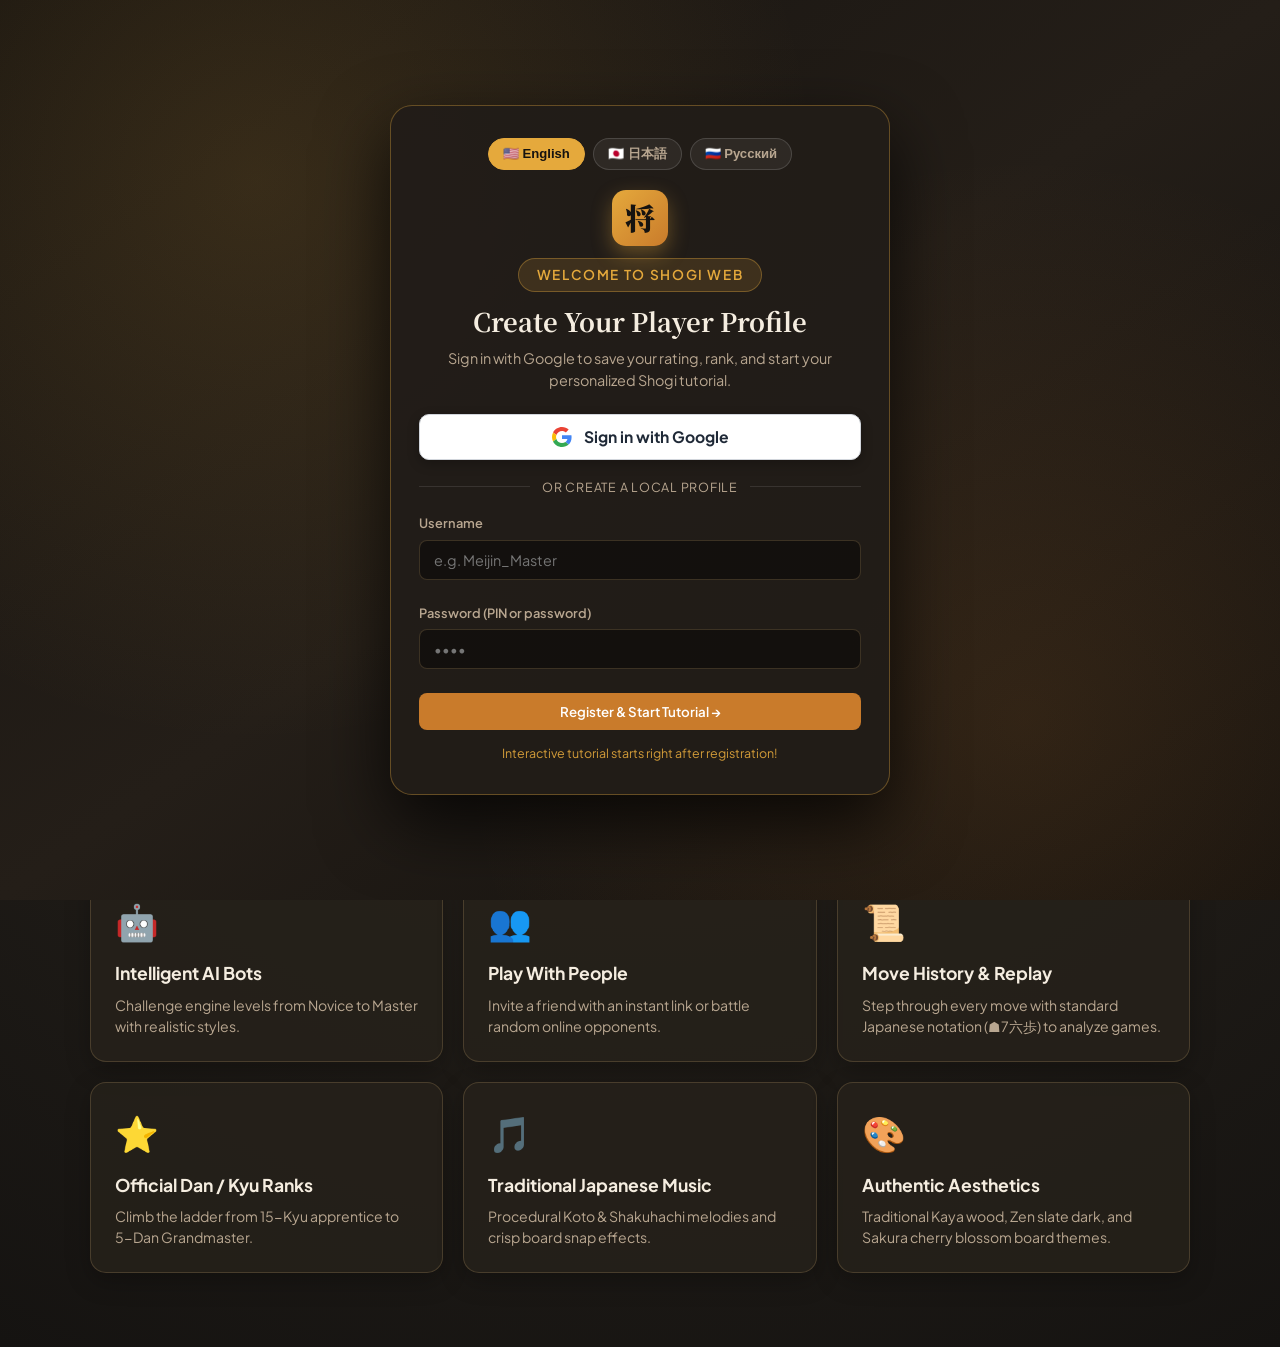
<file: index.html>
<!DOCTYPE html>
<html lang="en">
<head>
  <meta charset="UTF-8">
  <meta name="viewport" content="width=device-width, initial-scale=1.0">
  <title>Shogi Web - Play Japanese Chess (将棋)</title>
  <meta name="description" content="Play traditional Japanese chess (Shogi) online against intelligent AI or friends, solve Tsumeshogi mating puzzles, and learn complete rules.">
  
  <!-- Google Fonts for authentic typography -->
  <link rel="preconnect" href="https://fonts.googleapis.com">
  <link rel="preconnect" href="https://fonts.gstatic.com" crossorigin>
  <link href="https://fonts.googleapis.com/css2?family=Cinzel:wght@600;700&family=Noto+Serif+JP:wght@400;600;700;900&family=Plus+Jakarta+Sans:wght@400;500;600;700&display=swap" rel="stylesheet">

  <link rel="stylesheet" href="css/styles.css">
  <link rel="stylesheet" href="css/board.css">
  <link rel="stylesheet" href="css/pieces.css">
  <link rel="stylesheet" href="css/modal.css">
</head>
<body class="theme-kaya">
  <div class="app-container">
    <!-- Header / Navbar -->
    <header class="app-header">
      <div class="brand">
        <div class="brand-crest">将</div>
        <div class="brand-text">
          <h1>SHOGI WEB <span class="japanese-title">将棋</span></h1>
          <p class="tagline">The Art & Strategy of Japanese Chess</p>
        </div>
      </div>

      <!-- Mode Tabs -->
      <nav class="nav-tabs">
        <button class="nav-tab-btn active" data-mode="ai">
          <span class="tab-icon">🤖</span>
          <span class="tab-label">Play vs AI</span>
        </button>
        <button class="nav-tab-btn" data-mode="pvp">
          <span class="tab-icon">👥</span>
          <span class="tab-label">Pass & Play</span>
        </button>
        <button class="nav-tab-btn" data-mode="puzzle">
          <span class="tab-icon">🧩</span>
          <span class="tab-label">Tsumeshogi</span>
        </button>
        <button class="nav-tab-btn" data-mode="tutorial">
          <span class="tab-icon">📖</span>
          <span class="tab-label">Academy</span>
        </button>
      </nav>

      <!-- Quick Action Controls -->
      <div class="header-controls">
        <button id="home-nav-btn" class="btn btn-secondary btn-sm" title="Home / ホーム">🏠 <span data-i18n="btnHome">Home</span></button>
        <button id="lang-toggle-btn" class="btn btn-secondary btn-sm" title="Change Language / 言語切替 / Язык">🌐 EN / 日本語 / RU</button>
        <button id="bgm-toggle-btn" class="btn btn-secondary btn-sm" title="Toggle Japanese Traditional Music (BGM)">🎵 BGM</button>
        <button id="bgm-next-btn" class="btn btn-secondary btn-sm" title="Switch Japanese Song / 曲切替" data-i18n="btnNextSong">⏭ Track</button>
        <button id="mute-toggle-btn" class="btn btn-secondary btn-sm" title="Toggle Sound Effects">🔊 SFX</button>
        <button id="flip-board-btn" class="btn btn-secondary btn-sm" title="Flip Board Perspective">🔄 Flip</button>
        <button id="history-open-btn" class="btn btn-secondary btn-sm" title="Past Games" data-i18n="btnPastGames">📜 Past Games</button>
        <button id="settings-open-btn" class="btn btn-secondary btn-sm" title="Settings / 設定">⚙️ Settings</button>
        <button id="account-open-btn" class="btn btn-primary btn-sm" title="Account & Rating / アカウント">👤 <span id="header-user-label">Account</span></button>
      </div>
    </header>

    <!-- Main Workspace -->
    <main class="main-content">
      <!-- 1. LANDING / MAIN HOME PAGE -->
      <section id="landing-view" class="landing-view">
        <div class="landing-hero-card">
          <div class="hero-watermark">将</div>
          <div class="hero-badge" data-i18n="heroBadge">Traditional Japanese Chess</div>
          <h1 class="hero-main-title">
            <span class="hero-kanji">将棋</span>
            <span class="hero-en" data-i18n="heroTitle">MASTER THE ART OF SHOGI</span>
          </h1>
          <p class="hero-tagline" data-i18n="heroTagline">
            Drop captured pieces back into battle. Outsmart your opponent in the ultimate strategy game.
          </p>

          <!-- User Quick Status -->
          <div id="landing-user-badge" class="landing-user-badge">
            <div class="user-badge-left">
              <span class="user-badge-avatar">👤</span>
              <span id="landing-user-text" class="user-badge-text">Welcome, Guest! Create an account to track ratings.</span>
            </div>
            <button id="landing-account-btn" class="btn btn-xs btn-outline">Profile / Sign In</button>
          </div>

          <!-- Major "START GAME" Hero Call-To-Action -->
          <div class="hero-cta-wrapper">
            <button id="hero-start-btn" class="btn-hero-primary">
              <span class="btn-icon">⚔️</span>
              <span class="btn-primary-text" data-i18n="heroStartGame">Start Game</span>
              <span class="btn-subtext">Play vs AI or Person (対局開始)</span>
            </button>
          </div>

          <!-- Secondary Mode Navigation -->
          <div class="hero-subnav">
            <button id="hero-puzzles-btn" class="btn btn-secondary btn-md">
              <span>🧩</span> <span data-i18n="heroPuzzles">Tsumeshogi Puzzles</span>
            </button>
            <button id="hero-academy-btn" class="btn btn-secondary btn-md">
              <span>📖</span> <span data-i18n="heroAcademy">Learn Shogi Rules</span>
            </button>
            <button id="hero-history-btn" class="btn btn-secondary btn-md">
              <span>📜</span> <span data-i18n="btnPastGames">Past Games</span>
            </button>
            <button id="hero-settings-btn" class="btn btn-secondary btn-md">
              <span>⚙️</span> <span data-i18n="settingsTitle">Game Settings</span>
            </button>
          </div>
        </div>

        <!-- Highlights / Features Showcase Grid -->
        <div class="landing-features">
          <h3 class="features-heading" data-i18n="heroFeaturesTitle">Why Play Shogi Web</h3>
          <div class="features-grid">
            <div class="feature-card">
              <div class="feature-icon">🤖</div>
              <h4 data-i18n="featAiTitle">Intelligent AI Bots</h4>
              <p data-i18n="featAiDesc">Challenge engine levels from Novice to Master with realistic styles.</p>
            </div>
            <div class="feature-card">
              <div class="feature-icon">👥</div>
              <h4 data-i18n="featPvpTitle">Play With People</h4>
              <p data-i18n="featPvpDesc">Invite a friend with an instant link or battle random online opponents.</p>
            </div>
            <div class="feature-card">
              <div class="feature-icon">📜</div>
              <h4 data-i18n="historyReplayTitle">Move History & Replay</h4>
              <p>Step through every move with standard Japanese notation (☗7六歩) to analyze games.</p>
            </div>
            <div class="feature-card">
              <div class="feature-icon">⭐</div>
              <h4 data-i18n="featRatingTitle">Official Dan / Kyu Ranks</h4>
              <p data-i18n="featRatingDesc">Climb the ladder from 15-Kyu apprentice to 5-Dan Grandmaster.</p>
            </div>
            <div class="feature-card">
              <div class="feature-icon">🎵</div>
              <h4 data-i18n="featAudioTitle">Traditional Japanese Music</h4>
              <p data-i18n="featAudioDesc">Procedural Koto & Shakuhachi melodies and crisp board snap effects.</p>
            </div>
            <div class="feature-card">
              <div class="feature-icon">🎨</div>
              <h4>Authentic Aesthetics</h4>
              <p>Traditional Kaya wood, Zen slate dark, and Sakura cherry blossom board themes.</p>
            </div>
          </div>
        </div>
      </section>

      <!-- 2. GAME VIEW (ARENA + SIDEBAR DASHBOARD) -->
      <div id="game-view" class="game-view hidden">
        <!-- Game Arena (Board + Komadai Stands OR Animated Tutorial Stage) -->
        <section class="game-arena">
          <!-- Animated Tutorial Mode Switcher (only shown in tutorial mode) -->
          <div id="tutorial-mode-bar" class="tutorial-mode-bar hidden">
            <button type="button" id="tut-tab-anim" class="tut-mode-pill active" data-i18n="tabWatchAnim">🎬 Watch Animation</button>
            <button type="button" id="tut-tab-board" class="tut-mode-pill" data-i18n="tabPracticeBoard">♟️ Practice 9×9 Board</button>
          </div>

          <!-- High-Quality Animated Tutorial Theater -->
          <div id="tutorial-stage-card" class="tutorial-stage-card hidden">
            <div id="tutorial-animator-mount"></div>
          </div>

          <!-- Gote (White / Top) Player Banner & Stand -->
          <div class="player-panel gote-panel">
            <div class="player-identity">
              <div class="player-avatar gote-avatar">☖</div>
              <div class="player-info">
                <span class="player-role">Gote (後手 / White)</span>
                <span id="gote-player-name" class="player-name">AI Opponent</span>
              </div>
              <div class="player-clock" id="gote-clock">10:00</div>
            </div>
            <div class="komadai-wrapper">
              <div class="komadai-label">Komadai (Stand)</div>
              <div id="gote-hand" class="komadai-stand"></div>
            </div>
          </div>

          <!-- The Shogi Board Stage -->
          <div class="board-stage">
            <!-- AI Thinking Overlay Indicator -->
            <div id="ai-thinking-indicator" class="ai-thinking-pill">
              <span class="spinner-dot"></span>
              <span>AI is contemplating move...</span>
            </div>

            <div class="board-frame">
              <!-- 9x9 Shogi Grid Rendered Here -->
              <div id="shogi-board" class="shogi-board"></div>
            </div>
          </div>

          <!-- Sente (Black / Bottom) Player Banner & Stand -->
          <div class="player-panel sente-panel">
            <div class="player-identity">
              <div class="player-avatar sente-avatar">☗</div>
              <div class="player-info">
                <span class="player-role">Sente (先手 / Black)</span>
                <span id="sente-player-name" class="player-name">Player 1</span>
              </div>
              <div class="player-clock" id="sente-clock">10:00</div>
            </div>
            <div class="komadai-wrapper">
              <div class="komadai-label">Komadai (Stand)</div>
              <div id="sente-hand" class="komadai-stand"></div>
            </div>
          </div>
        </section>

        <!-- Right Dashboard / Sidebar -->
        <aside class="sidebar-dashboard">
          <!-- Game Status Announcement -->
          <div id="game-status-banner" class="status-card">
            <div class="status-turn">Loading Shogi Engine...</div>
          </div>

          <!-- Post-Game Move Analysis Card -->
          <div id="analysis-summary-card" class="config-card hidden">
            <h3 class="card-title"><span data-i18n="analysisTitle">Game Review & Move Analysis</span></h3>
            <div id="analysis-accuracy-row" class="analysis-accuracy-row"></div>
            <div id="analysis-counts-grid" class="analysis-counts-grid"></div>
            <div id="analysis-move-callout" class="analysis-move-callout hidden"></div>
          </div>

          <!-- Dynamic Panels Based on Mode -->
          <!-- 1. Play vs AI Config Panel -->
          <div id="ai-config-panel" class="config-card">
            <h3 class="card-title">Match Settings</h3>
            
            <div class="form-group">
              <label for="ai-difficulty-select">AI Difficulty</label>
              <select id="ai-difficulty-select" class="form-select">
                <option value="novice">Novice (初級) - Gentle & forgiving</option>
                <option value="apprentice">Apprentice (中級) - Good for practice</option>
                <option value="tactician" selected>Tactician (上級) - Sharp & strategic</option>
                <option value="master">Master (有段者) - Deep calculation</option>
              </select>
            </div>

            <div class="form-group">
              <label>Play As</label>
              <div class="side-radio-group">
                <label class="radio-label">
                  <input type="radio" name="player-side" value="sente" checked>
                  <span>☗ Sente (First / Black)</span>
                </label>
                <label class="radio-label">
                  <input type="radio" name="player-side" value="gote">
                  <span>☖ Gote (Second / White)</span>
                </label>
              </div>
            </div>
          </div>

          <!-- 2. Puzzles Panel -->
          <div id="puzzle-panel" class="config-card hidden">
            <div class="puzzle-header">
              <h3 id="puzzle-title" class="card-title">Tsumeshogi Problem</h3>
            </div>
            <p id="puzzle-desc" class="puzzle-description">Find the mating sequence!</p>
            <div id="puzzle-feedback" class="puzzle-feedback-box"></div>
            <div class="puzzle-nav-btns">
              <button id="puzzle-prev-btn" class="btn btn-secondary btn-sm">◀ Prev</button>
              <button id="puzzle-reset-btn" class="btn btn-secondary btn-sm">↺ Retry</button>
              <button id="puzzle-next-btn" class="btn btn-secondary btn-sm">Next ▶</button>
            </div>
          </div>

          <!-- 3. Academy Tutorial Panel -->
          <div id="tutorial-panel" class="config-card hidden">
            <div class="tutorial-header">
              <span id="lesson-badge" class="badge">Basics</span>
              <span id="lesson-page-indicator" class="page-indicator">1 / 6</span>
            </div>
            <h3 id="lesson-title" class="lesson-title">Lesson Title</h3>
            <div id="lesson-content" class="lesson-content-body"></div>
            <div class="tutorial-nav-btns">
              <button id="lesson-prev-btn" class="btn btn-secondary btn-sm" data-i18n="btnPrev">◀ Previous</button>
              <button id="lesson-next-btn" class="btn btn-primary btn-sm" data-i18n="btnNextLesson">Next Lesson ▶</button>
            </div>
            <button id="lesson-finish-btn" class="btn btn-primary btn-block hidden" style="margin-top: 10px;" data-i18n="btnFinishTutorial">⚔️ Finish Tutorial & Play</button>
          </div>

          <!-- Visual Customization & Accessibility -->
          <div class="config-card">
            <h3 class="card-title">Customization & Accessibility</h3>
            
            <div class="form-group">
              <label for="piece-style-select">Piece Inscriptions</label>
              <select id="piece-style-select" class="form-select">
                <option value="kanji2" selected>Traditional (2 Kanji - 王将, 飛車)</option>
                <option value="kanji1">Simplified (1 Kanji - 王, 飛, 竜)</option>
                <option value="guide">Beginner Guide (Dots show moves!)</option>
                <option value="western">International (K, R, +R symbols)</option>
              </select>
            </div>

            <div class="form-group">
              <label for="theme-select">Board & Aesthetic Theme</label>
              <select id="theme-select" class="form-select">
                <option value="kaya" selected>Traditional Kaya Wood (本榧)</option>
                <option value="zen">Zen Slate Dark (玄昌石)</option>
                <option value="sakura">Cherry Blossom Sakura (桜)</option>
              </select>
            </div>
          </div>

          <!-- Action Buttons -->
          <div class="action-btn-row">
            <button id="new-game-btn" class="btn btn-primary">⚔️ New Game</button>
            <button id="undo-btn" class="btn btn-secondary">↩ Take Back</button>
            <button id="resign-btn" class="btn btn-danger">🏳️ Resign</button>
          </div>

          <!-- Move History Log -->
          <div class="history-card">
            <div class="history-header">
              <h4 data-i18n="moveHistory">Move History</h4>
              <div style="display:flex;gap:6px;">
                <button id="analyze-game-btn" class="btn btn-xs btn-primary" data-i18n="btnAnalyzeGame">📊 Analyze Game</button>
                <button id="export-sfen-btn" class="btn btn-xs btn-outline" title="Copy SFEN notation to clipboard">📋 SFEN</button>
              </div>
            </div>
            <ul id="move-log-list" class="move-log-scroll">
              <li class="move-log-empty">No moves recorded yet.</li>
            </ul>
            <!-- Move History Replay Navigation Controls -->
            <div class="history-replay-controls">
              <button id="hist-first-btn" class="btn btn-xs btn-secondary" title="First Move" data-i18n-title="btnFirstMove">⏮</button>
              <button id="hist-prev-btn" class="btn btn-xs btn-secondary" title="Previous Move" data-i18n-title="btnPrevMove">◀</button>
              <span id="hist-step-text" class="hist-step-indicator">Latest</span>
              <button id="hist-next-btn" class="btn btn-xs btn-secondary" title="Next Move" data-i18n-title="btnNextMove">▶</button>
              <button id="hist-latest-btn" class="btn btn-xs btn-primary" title="Latest Move" data-i18n-title="btnLatestMove">⏭ Latest</button>
            </div>
          </div>
        </aside>
      </div>
    </main>

    <!-- Promotion Confirmation Modal -->
    <div id="promo-modal" class="modal-backdrop">
      <div class="modal-card">
        <div class="modal-crest">成</div>
        <h3 class="modal-title" data-i18n="promoTitle">Promote Piece?</h3>
        <p class="modal-subtitle" data-i18n="promoSubtitle">Entering the enemy promotion zone unlocks advanced powers (成る).</p>
        <div class="modal-actions">
          <button id="promo-yes-btn" class="btn btn-primary btn-lg" data-i18n="promoYes">✨ Promote (成る)</button>
          <button id="promo-no-btn" class="btn btn-secondary btn-lg" data-i18n="promoNo">Keep As-Is (不成)</button>
        </div>
      </div>
    </div>

    <!-- Settings Modal -->
    <div id="settings-modal" class="modal-backdrop">
      <div class="modal-card modal-card-wide">
        <div class="modal-header-row">
          <h3 class="modal-title"><span class="modal-icon">⚙️</span> <span data-i18n="settingsTitle">Game Settings</span></h3>
          <button id="settings-close-btn" class="modal-close-btn" title="Close">&times;</button>
        </div>

        <div class="settings-grid">
          <!-- 1. Language Setting -->
          <div class="setting-item">
            <label class="setting-label">
              <span class="setting-name" data-i18n="settingsLanguage">Language</span>
              <span class="setting-desc">Interface & Game Terminology</span>
            </label>
            <div class="setting-control">
              <select id="setting-language-select" class="form-select">
                <option value="en">English (US)</option>
                <option value="ja">日本語 (Japanese)</option>
                <option value="ru">Русский (Russian)</option>
              </select>
            </div>
          </div>

          <!-- 2. Japanese Music (BGM) -->
          <div class="setting-item">
            <label class="setting-label">
              <span class="setting-name" data-i18n="settingsBgm">Traditional Japanese BGM</span>
              <span class="setting-desc" data-i18n="settingsBgmDesc">Procedural Koto & Shakuhachi ambient melodies</span>
            </label>
            <div class="setting-control vertical-control">
              <div class="toggle-row">
                <button id="modal-bgm-toggle-btn" class="btn btn-primary btn-sm">🎵 Play BGM</button>
                <span id="bgm-status-text" class="status-indicator-text">Playing</span>
              </div>
              <div class="volume-slider-row">
                <span class="slider-label" data-i18n="settingsBgmVolume">Music Volume</span>
                <input type="range" id="bgm-volume-slider" min="0" max="1" step="0.05" value="0.4" class="volume-range">
              </div>
              <div class="volume-slider-row" style="margin-top: 6px;">
                <span class="slider-label" data-i18n="settingsSong">Select Music Track</span>
                <select id="modal-bgm-song-select" class="form-select" style="flex: 1;">
                  <option value="sakura_spring">🌸 Sakura Breeze (桜風)</option>
                  <option value="koto_zen">🌙 Moonlit Kaya Garden (月夜)</option>
                  <option value="samurai_duel">🥁 Shogun's Battle (将軍の陣)</option>
                  <option value="misty_temple">🔔 Misty Kyoto Temple (古寺)</option>
                </select>
              </div>
            </div>
          </div>

          <!-- 3. Sound Effects (SFX) -->
          <div class="setting-item">
            <label class="setting-label">
              <span class="setting-name" data-i18n="settingsSfx">Piece Sound Effects</span>
              <span class="setting-desc">Authentic wooden board snap ("Pachi!")</span>
            </label>
            <div class="setting-control">
              <button id="modal-sfx-toggle-btn" class="btn btn-secondary btn-sm">🔊 SFX Enabled</button>
            </div>
          </div>

          <!-- 4. Theme & Appearance -->
          <div class="setting-item">
            <label class="setting-label">
              <span class="setting-name" data-i18n="settingsTheme">Board Theme</span>
              <span class="setting-desc">Visual aesthetics</span>
            </label>
            <div class="setting-control">
              <select id="modal-theme-select" class="form-select">
                <option value="kaya" data-i18n="themeKaya">Traditional Kaya Wood (本榧)</option>
                <option value="zen" data-i18n="themeZen">Zen Slate Dark (玄昌石)</option>
                <option value="sakura" data-i18n="themeSakura">Cherry Blossom Sakura (桜)</option>
              </select>
            </div>
          </div>

          <!-- 5. Piece Inscriptions -->
          <div class="setting-item">
            <label class="setting-label">
              <span class="setting-name" data-i18n="settingsPieceStyle">Piece Inscriptions</span>
              <span class="setting-desc">Symbols and movement guides</span>
            </label>
            <div class="setting-control">
              <select id="modal-piece-style-select" class="form-select">
                <option value="kanji2" data-i18n="pieceKanji2">Traditional (2 Kanji - 王将, 飛車)</option>
                <option value="kanji1" data-i18n="pieceKanji1">Simplified (1 Kanji - 王, 飛, 竜)</option>
                <option value="guide" data-i18n="pieceGuide">Beginner Guide (Dots show moves!)</option>
                <option value="western" data-i18n="pieceWestern">International (K, R, +R symbols)</option>
              </select>
            </div>
          </div>
        </div>

        <div class="modal-footer-actions">
          <button id="settings-done-btn" class="btn btn-primary" data-i18n="btnClose">Close</button>
        </div>
      </div>
    </div>

    <!-- Account & Rating Modal -->
    <div id="account-modal" class="modal-backdrop">
      <div class="modal-card">
        <div class="modal-header-row">
          <h3 class="modal-title"><span class="modal-icon">👤</span> <span data-i18n="accountTitle">Player Account & Rating</span></h3>
          <button id="account-close-btn" class="modal-close-btn" title="Close">&times;</button>
        </div>

        <!-- Logged-in Profile View -->
        <div id="account-profile-view" class="account-profile-view hidden">
          <div class="profile-badge-card">
            <div class="profile-avatar-crest">将</div>
            <div class="profile-main-info">
              <h4 id="profile-username" class="profile-username">Player</h4>
              <div class="profile-rank-tag">
                <span id="profile-rank-badge" class="badge">5-Kyu</span>
                <span id="profile-rank-title" class="rank-name">5級</span>
              </div>
            </div>
          </div>

          <div class="stats-grid">
            <div class="stat-card">
              <div class="stat-value" id="profile-rating">1200</div>
              <div class="stat-label" data-i18n="accountRating">Rating (ELO)</div>
            </div>
            <div class="stat-card">
              <div class="stat-value" id="profile-winrate">0%</div>
              <div class="stat-label" data-i18n="accountWinrate">Win Rate</div>
            </div>
            <div class="stat-card">
              <div class="stat-value"><span id="profile-wins">0</span>W - <span id="profile-losses">0</span>L</div>
              <div class="stat-label" data-i18n="accountStats">Record</div>
            </div>
          </div>

          <div class="profile-actions">
            <button id="account-switch-btn" class="btn btn-secondary btn-sm" data-i18n="accountSwitch">Switch Account / Logout</button>
            <button id="account-continue-btn" class="btn btn-primary btn-sm">▶ Play Game</button>
          </div>
        </div>

        <!-- Authentication Form (Sign In / Register) -->
        <div id="account-auth-view" class="account-auth-view">
          <p id="account-notice-text" class="account-notice" data-i18n="accountRequireNotice">
            Please create an account or sign in to track your rating and rank!
          </p>

          <div class="auth-tabs">
            <button id="tab-auth-register" class="auth-tab-btn active" data-i18n="accountCreate">Create Account</button>
            <button id="tab-auth-login" class="auth-tab-btn" data-i18n="accountLogin">Sign In</button>
          </div>

          <form id="account-form" class="auth-form" onsubmit="return false;">
            <div class="form-group">
              <label for="auth-username" data-i18n="accountUsername">Username</label>
              <input type="text" id="auth-username" class="form-input" placeholder="e.g. Meijin_Master" required minlength="2">
            </div>

            <div class="form-group">
              <label for="auth-password" data-i18n="accountPassword">Password / PIN</label>
              <input type="password" id="auth-password" class="form-input" placeholder="Enter password or 4-digit PIN" required>
            </div>

            <div id="auth-error-msg" class="auth-error hidden"></div>

            <button type="submit" id="auth-submit-btn" class="btn btn-primary btn-block" data-i18n="accountSubmitCreate">Create Account & Play</button>
          </form>
        </div>
      </div>
    </div>

    <!-- Game History Archive Modal -->
    <div id="history-modal" class="modal-backdrop">
      <div class="modal-card modal-card-wide">
        <div class="modal-header-row">
          <h3 class="modal-title"><span class="modal-icon">📜</span> <span data-i18n="historyModalTitle">History of Played Games</span></h3>
          <button id="history-close-btn" class="modal-close-btn" title="Close">&times;</button>
        </div>
        <div id="history-list-container" class="history-list-container"></div>
      </div>
    </div>

    <!-- Match Setup & Mode Selection Modal -->
    <div id="match-setup-modal" class="modal-backdrop">
      <div class="modal-card modal-card-wide match-setup-card">
        <div class="modal-header-row">
          <h3 class="modal-title"><span class="modal-icon">⚔️</span> <span data-i18n="setupTitle">Start Match</span></h3>
          <button id="setup-close-btn" class="modal-close-btn" title="Close">&times;</button>
        </div>

        <!-- Step 1: Opponent Choice (Robot vs Person) -->
        <div id="setup-step-1" class="setup-step">
          <p class="setup-prompt" data-i18n="chooseOpponent">Who do you want to play against?</p>
          <div class="opponent-choice-grid">
            <div id="choice-robot-btn" class="opponent-choice-card">
              <div class="opponent-avatar">🤖</div>
              <h4 data-i18n="optRobot">Play Against Robot</h4>
              <p data-i18n="optRobotDesc">Challenge an intelligent computer AI with customizable difficulty.</p>
              <div class="choice-footer">
                <span class="choice-arrow">Configure AI ▶</span>
              </div>
            </div>
            <div id="choice-person-btn" class="opponent-choice-card">
              <div class="opponent-avatar">👥</div>
              <h4 data-i18n="optPerson">Play Against Person</h4>
              <p data-i18n="optPersonDesc">Invite a friend or match with a random player near your skill level.</p>
              <div class="choice-footer">
                <span class="choice-arrow">Choose Match Mode ▶</span>
              </div>
            </div>
          </div>
        </div>

        <!-- Step 2A: Robot Configuration -->
        <div id="setup-step-robot" class="setup-step hidden">
          <div class="step-nav-header">
            <button id="robot-back-btn" class="btn btn-secondary btn-sm" data-i18n="btnBack">◀ Back</button>
            <h4 data-i18n="setupRobotTitle">Configure Robot Match</h4>
          </div>

          <div class="setup-section">
            <label class="setup-label" data-i18n="selectDifficulty">Select AI Difficulty Level</label>
            <div class="difficulty-cards-grid">
              <div class="difficulty-card" data-diff="novice">
                <div class="diff-header">
                  <span class="diff-icon">🐣</span>
                  <strong data-i18n="diffNoviceName">Novice (初級)</strong>
                </div>
                <p data-i18n="diffNoviceDesc">~1000 ELO · Gentle play, great for beginners</p>
              </div>
              <div class="difficulty-card" data-diff="apprentice">
                <div class="diff-header">
                  <span class="diff-icon">⚔️</span>
                  <strong data-i18n="diffApprenticeName">Apprentice (中級)</strong>
                </div>
                <p data-i18n="diffApprenticeDesc">~1250 ELO · Solid tactical play and defense</p>
              </div>
              <div class="difficulty-card selected" data-diff="tactician">
                <div class="diff-header">
                  <span class="diff-icon">🏯</span>
                  <strong data-i18n="diffTacticianName">Tactician (上級)</strong>
                </div>
                <p data-i18n="diffTacticianDesc">~1500 ELO · Sharp attacks & tricky drop threats</p>
              </div>
              <div class="difficulty-card" data-diff="master">
                <div class="diff-header">
                  <span class="diff-icon">👑</span>
                  <strong data-i18n="diffMasterName">Master (有段者)</strong>
                </div>
                <p data-i18n="diffMasterDesc">~1750 ELO · Deep minimax search & ruthless calculation</p>
              </div>
            </div>
          </div>

          <div class="setup-section">
            <label class="setup-label" data-i18n="selectSide">Choose Your Side</label>
            <div class="side-picker-row">
              <label class="side-pill">
                <input type="radio" name="setup-player-side" value="sente" checked>
                <span class="pill-body">☗ Sente (First / Black)</span>
              </label>
              <label class="side-pill">
                <input type="radio" name="setup-player-side" value="random">
                <span class="pill-body">🎲 Random Side</span>
              </label>
              <label class="side-pill">
                <input type="radio" name="setup-player-side" value="gote">
                <span class="pill-body">☖ Gote (Second / White)</span>
              </label>
            </div>
          </div>

          <div class="setup-actions">
            <button id="start-robot-game-btn" class="btn btn-primary btn-lg btn-block" data-i18n="btnStartRobotMatch">
              ⚔️ Start Match Against Robot
            </button>
          </div>
        </div>

        <!-- Step 2B: Person Configuration -->
        <div id="setup-step-person" class="setup-step hidden">
          <div class="step-nav-header">
            <button id="person-back-btn" class="btn btn-secondary btn-sm" data-i18n="btnBack">◀ Back</button>
            <h4 data-i18n="setupPersonTitle">Play Against a Person</h4>
          </div>

          <div class="person-options-grid">
            <!-- Option 1: Invite Friend / Pass & Play -->
            <div class="person-option-card">
              <div class="opt-badge">Option 1</div>
              <h4 data-i18n="optInviteFriend">Invite a Friend / Pass & Play</h4>
              <p data-i18n="optInviteFriendDesc">Play on the same screen (hotseat) or copy an instant match link to share.</p>

              <div class="invite-link-box">
                <label data-i18n="roomLinkTitle">Shareable Match Link:</label>
                <div class="link-input-group">
                  <input type="text" id="friend-room-link-input" readonly class="form-input text-xs" value="">
                  <button id="copy-room-link-btn" class="btn btn-secondary btn-sm" data-i18n="btnCopyLink">📋 Copy Link</button>
                </div>
                <span id="copy-success-msg" class="copy-success hidden" data-i18n="linkCopied">Copied to clipboard!</span>
              </div>

              <button id="start-friend-btn" class="btn btn-primary btn-block" data-i18n="btnStartFriendMatch">
                ▶ Start Friend Match (Pass & Play)
              </button>
            </div>

            <!-- Option 2: Random Matchmaking -->
            <div class="person-option-card">
              <div class="opt-badge">Option 2</div>
              <h4 data-i18n="optRandomOpponent">Play Against Random Opponent</h4>
              <p data-i18n="optRandomOpponentDesc">Instantly find a player matched to your rating in the queue.</p>
              <div class="player-queue-status">
                <div class="queue-dot"></div>
                <span>Online Queue Active · Rating Based Matching</span>
              </div>
              <button id="find-random-btn" class="btn btn-primary btn-block" data-i18n="btnFindRandomOpponent">
                🔍 Find Random Opponent
              </button>
            </div>
          </div>
        </div>

        <!-- Step 2C: Matchmaking Radar Screen -->
        <div id="setup-step-radar" class="setup-step hidden">
          <div class="radar-container">
            <div class="radar-pulse-ring ring-1"></div>
            <div class="radar-pulse-ring ring-2"></div>
            <div class="radar-pulse-ring ring-3"></div>
            <div class="radar-center-icon">将</div>
          </div>

          <div id="radar-status-text" class="radar-status-text" data-i18n="radarSearching">
            Searching for opponent near your rating...
          </div>
          <p id="radar-subtext" class="radar-subtext" data-i18n="radarScanning">
            Scanning active Shogi rooms...
          </p>

          <!-- Opponent Match Found Card -->
          <div id="match-found-card" class="match-found-card hidden">
            <div class="vs-badge">VS</div>
            <div class="found-players-row">
              <div class="found-player">
                <div class="avatar sente-avatar">☗</div>
                <strong id="found-p1-name">You</strong>
                <span id="found-p1-rating" class="text-xs text-muted">1200 ELO</span>
              </div>
              <div class="vs-separator">⚡</div>
              <div class="found-player">
                <div class="avatar gote-avatar">☖</div>
                <strong id="found-p2-name">Takeshi_81</strong>
                <span id="found-p2-rating" class="text-xs text-muted">1220 ELO</span>
              </div>
            </div>
            <div id="found-countdown" class="found-countdown" data-i18n="radarStarting">Starting match in 2 seconds...</div>
          </div>

          <div class="radar-actions">
            <button id="cancel-radar-btn" class="btn btn-secondary btn-sm" data-i18n="btnCancelSearch">Cancel Search</button>
          </div>
        </div>
      </div>
    </div>

    <!-- First-Time Visitor Registration & Google Sign-In Gate -->
    <div id="onboarding-gate" class="onboarding-overlay hidden">
      <div class="onboarding-card">
        <!-- Language Selection Bar -->
        <div class="onboard-lang-bar">
          <button type="button" class="onboard-lang-btn active" data-lang="en">🇺🇸 English</button>
          <button type="button" class="onboard-lang-btn" data-lang="ja">🇯🇵 日本語</button>
          <button type="button" class="onboard-lang-btn" data-lang="ru">🇷🇺 Русский</button>
        </div>

        <div class="onboard-crest">将</div>
        <div class="hero-badge" data-i18n="onboardBadge" style="margin-bottom: 10px;">Welcome to Shogi Web</div>
        <h2 class="onboard-title" data-i18n="onboardTitle">Create Your Player Profile</h2>
        <p class="onboard-subtitle" data-i18n="onboardSubtitle">
          Sign in with Google to save your rating, rank, and start your personalized Shogi tutorial.
        </p>

        <!-- Official-Styled Sign in with Google Button -->
        <button type="button" id="onboard-google-btn" class="btn-google-signin">
          <svg width="20" height="20" viewBox="0 0 48 48" aria-hidden="true">
            <path fill="#EA4335" d="M24 9.5c3.54 0 6.71 1.22 9.21 3.6l6.85-6.85C35.9 2.38 30.47 0 24 0 14.62 0 6.51 5.38 2.56 13.22l7.98 6.19C12.43 13.72 17.74 9.5 24 9.5z"/>
            <path fill="#4285F4" d="M46.98 24.55c0-1.57-.15-3.09-.38-4.55H24v9.02h12.94c-.58 2.96-2.26 5.48-4.78 7.18l7.73 6c4.51-4.18 7.09-10.36 7.09-17.65z"/>
            <path fill="#FBBC05" d="M10.53 28.59c-.48-1.45-.76-2.99-.76-4.59s.27-3.14.76-4.59l-7.98-6.19C.92 16.46 0 20.12 0 24c0 3.88.92 7.54 2.56 10.78l7.97-6.19z"/>
            <path fill="#34A853" d="M24 48c6.48 0 11.93-2.13 15.89-5.81l-7.73-6c-2.15 1.45-4.92 2.3-8.16 2.3-6.26 0-11.57-4.22-13.47-9.91l-7.98 6.19C6.51 42.62 14.62 48 24 48z"/>
          </svg>
          <span data-i18n="onboardGoogleBtn">Sign in with Google</span>
        </button>

        <div class="onboard-divider"><span data-i18n="onboardOr">or create a local profile</span></div>

        <form id="onboard-local-form" class="onboard-form" onsubmit="return false;">
          <div class="form-group">
            <label for="onboard-username" data-i18n="accountUsername">Username</label>
            <input type="text" id="onboard-username" class="form-input" placeholder="e.g. Meijin_Master" required minlength="2">
          </div>
          <div class="form-group">
            <label for="onboard-password" data-i18n="accountPassword">Password / PIN</label>
            <input type="password" id="onboard-password" class="form-input" placeholder="••••" required minlength="2">
          </div>
          <div id="onboard-error-msg" class="auth-error hidden"></div>
          <button type="submit" class="btn btn-primary btn-block" data-i18n="onboardStartTutorial">
            Register & Start Tutorial →
          </button>
        </form>

        <p class="onboard-tutorial-note" data-i18n="onboardTutorialPrompt">
          Interactive tutorial starts right after registration!
        </p>
      </div>
    </div>

    <!-- Google Sign-In & Profile Creation Modal -->
    <div id="google-signin-modal" class="modal-backdrop" style="z-index: 2100;">
      <div class="modal-card">
        <div class="modal-header-row">
          <h3 class="modal-title">
            <svg width="20" height="20" viewBox="0 0 48 48" aria-hidden="true">
              <path fill="#EA4335" d="M24 9.5c3.54 0 6.71 1.22 9.21 3.6l6.85-6.85C35.9 2.38 30.47 0 24 0 14.62 0 6.51 5.38 2.56 13.22l7.98 6.19C12.43 13.72 17.74 9.5 24 9.5z"/>
              <path fill="#4285F4" d="M46.98 24.55c0-1.57-.15-3.09-.38-4.55H24v9.02h12.94c-.58 2.96-2.26 5.48-4.78 7.18l7.73 6c4.51-4.18 7.09-10.36 7.09-17.65z"/>
              <path fill="#FBBC05" d="M10.53 28.59c-.48-1.45-.76-2.99-.76-4.59s.27-3.14.76-4.59l-7.98-6.19C.92 16.46 0 20.12 0 24c0 3.88.92 7.54 2.56 10.78l7.97-6.19z"/>
              <path fill="#34A853" d="M24 48c6.48 0 11.93-2.13 15.89-5.81l-7.73-6c-2.15 1.45-4.92 2.3-8.16 2.3-6.26 0-11.57-4.22-13.47-9.91l-7.98 6.19C6.51 42.62 14.62 48 24 48z"/>
            </svg>
            <span data-i18n="onboardGoogleModalTitle">Sign in with Google</span>
          </h3>
          <button id="google-modal-close-btn" class="modal-close-btn" title="Close">&times;</button>
        </div>
        <p class="modal-subtitle" data-i18n="onboardGoogleModalSub" style="margin-bottom: 16px;">
          Enter your Google account details to create your Shogi profile
        </p>
        <form id="google-profile-form" class="onboard-form" onsubmit="return false;">
          <div class="form-group">
            <label for="google-email-input" data-i18n="onboardEmailLabel">Google Email</label>
            <input type="email" id="google-email-input" class="form-input" placeholder="name@gmail.com" required>
          </div>
          <div class="form-group">
            <label for="google-name-input" data-i18n="onboardNameLabel">Display Name</label>
            <input type="text" id="google-name-input" class="form-input" placeholder="Your Player Name" required minlength="2">
          </div>
          <div class="form-group">
            <label data-i18n="onboardAvatarLabel">Choose Your Crest</label>
            <div class="avatar-picker-row">
              <button type="button" class="avatar-choice-btn selected" data-avatar="将">将</button>
              <button type="button" class="avatar-choice-btn" data-avatar="竜">竜</button>
              <button type="button" class="avatar-choice-btn" data-avatar="王">王</button>
              <button type="button" class="avatar-choice-btn" data-avatar="桜">桜</button>
              <button type="button" class="avatar-choice-btn" data-avatar="飛">飛</button>
            </div>
          </div>
          <div id="google-error-msg" class="auth-error hidden"></div>
          <button type="submit" class="btn btn-primary btn-block" data-i18n="onboardCreateProfileBtn">
            Complete Profile & Start Tutorial →
          </button>
        </form>
      </div>
    </div>
  </div>

  <!-- Application Entry Script (Works seamlessly over both http:// and local file://) -->
  <script src="js/bundle.js"></script>
</body>
</html>
</file>
<file: css/styles.css>
/**
 * Shogi Web - Core Styles & Themes
 */

:root {
  /* Fonts */
  --font-serif: 'Noto Serif JP', 'Cinzel', serif;
  --font-sans: 'Plus Jakarta Sans', -apple-system, BlinkMacSystemFont, sans-serif;

  /* Global Metrics */
  --header-height: 70px;
  --border-radius: 12px;
  --transition-speed: 0.2s;
}

/* Theme 1: Traditional Kaya Wood (Default) */
body.theme-kaya {
  --bg-color: #1e1b18;
  --bg-gradient: radial-gradient(circle at 50% 20%, #2e2820 0%, #151311 100%);
  --panel-bg: rgba(38, 33, 27, 0.85);
  --panel-border: rgba(184, 150, 102, 0.25);
  --board-bg: #e2b069;
  --board-gradient: linear-gradient(135deg, #e9b972 0%, #d89f53 100%);
  --board-border: #6d4b23;
  --board-grid: #54391a;
  --hoshi-color: #3d2710;
  --piece-bg: #f7d59c;
  --piece-border: #8b5a2b;
  --piece-text: #2c1a0a;
  --piece-promoted: #b91c1c;
  --text-main: #f5ede0;
  --text-muted: #b8a690;
  --accent-gold: #e5a93c;
  --accent-primary: #c97b2b;
  --accent-primary-hover: #b86b1d;
  --card-shadow: 0 10px 30px rgba(0, 0, 0, 0.45);
}

/* Theme 2: Zen Slate Dark */
body.theme-zen {
  --bg-color: #0d1117;
  --bg-gradient: radial-gradient(circle at 50% 20%, #161b22 0%, #090d12 100%);
  --panel-bg: rgba(22, 27, 34, 0.88);
  --panel-border: rgba(255, 255, 255, 0.1);
  --board-bg: #21262d;
  --board-gradient: linear-gradient(135deg, #2b313a 0%, #1f242c 100%);
  --board-border: #30363d;
  --board-grid: #484f58;
  --hoshi-color: #8b949e;
  --piece-bg: #30363d;
  --piece-border: #6e7681;
  --piece-text: #f0f6fc;
  --piece-promoted: #f85149;
  --text-main: #f0f6fc;
  --text-muted: #8b949e;
  --accent-gold: #58a6ff;
  --accent-primary: #1f6feb;
  --accent-primary-hover: #388bfd;
  --card-shadow: 0 10px 30px rgba(0, 0, 0, 0.6);
}

/* Theme 3: Cherry Blossom Sakura */
body.theme-sakura {
  --bg-color: #1f161b;
  --bg-gradient: radial-gradient(circle at 50% 20%, #301f28 0%, #140d11 100%);
  --panel-bg: rgba(43, 28, 37, 0.85);
  --panel-border: rgba(244, 114, 182, 0.25);
  --board-bg: #e8c4c4;
  --board-gradient: linear-gradient(135deg, #edd0d0 0%, #dfb5b5 100%);
  --board-border: #754452;
  --board-grid: #5a2e3b;
  --hoshi-color: #441e2a;
  --piece-bg: #fff0f5;
  --piece-border: #a26778;
  --piece-text: #3c1e28;
  --piece-promoted: #db2777;
  --text-main: #fdf2f8;
  --text-muted: #f472b6;
  --accent-gold: #ec4899;
  --accent-primary: #db2777;
  --accent-primary-hover: #be185d;
  --card-shadow: 0 10px 30px rgba(0, 0, 0, 0.5);
}

/* Base Styles */
* {
  box-sizing: border-box;
  margin: 0;
  padding: 0;
}

body {
  font-family: var(--font-sans);
  background: var(--bg-gradient);
  background-color: var(--bg-color);
  color: var(--text-main);
  min-height: 100vh;
  display: flex;
  flex-direction: column;
  line-height: 1.5;
  overflow-x: hidden;
}

.app-container {
  display: flex;
  flex-direction: column;
  min-height: 100vh;
}

/* Header & Navigation */
.app-header {
  height: var(--header-height);
  background: var(--panel-bg);
  backdrop-filter: blur(12px);
  -webkit-backdrop-filter: blur(12px);
  border-bottom: 1px solid var(--panel-border);
  display: flex;
  align-items: center;
  justify-content: space-between;
  padding: 0 24px;
  position: sticky;
  top: 0;
  z-index: 100;
}

.brand {
  display: flex;
  align-items: center;
  gap: 12px;
}

.brand-crest {
  width: 40px;
  height: 40px;
  background: linear-gradient(135deg, var(--accent-gold), var(--accent-primary));
  color: #111;
  font-family: var(--font-serif);
  font-weight: 900;
  font-size: 22px;
  display: flex;
  align-items: center;
  justify-content: center;
  border-radius: 8px;
  box-shadow: 0 4px 12px rgba(0, 0, 0, 0.3);
}

.brand-text h1 {
  font-size: 1.25rem;
  font-weight: 700;
  letter-spacing: 0.05em;
  display: flex;
  align-items: center;
  gap: 8px;
}

.japanese-title {
  font-family: var(--font-serif);
  color: var(--accent-gold);
  font-size: 1.2rem;
}

.tagline {
  font-size: 0.75rem;
  color: var(--text-muted);
}

/* Nav Tabs */
.nav-tabs {
  display: flex;
  background: rgba(0, 0, 0, 0.35);
  border-radius: 30px;
  padding: 4px;
  gap: 4px;
  border: 1px solid rgba(255, 255, 255, 0.08);
}

.nav-tab-btn {
  background: transparent;
  border: none;
  color: var(--text-muted);
  font-family: var(--font-sans);
  font-weight: 600;
  font-size: 0.85rem;
  padding: 6px 14px;
  border-radius: 20px;
  cursor: pointer;
  display: flex;
  align-items: center;
  gap: 6px;
  transition: all var(--transition-speed);
}

.nav-tab-btn:hover {
  color: var(--text-main);
  background: rgba(255, 255, 255, 0.05);
}

.nav-tab-btn.active {
  background: var(--accent-primary);
  color: #fff;
  box-shadow: 0 2px 8px rgba(0, 0, 0, 0.25);
}

.header-controls {
  display: flex;
  gap: 8px;
}

/* Main Content Layout */
.main-content {
  flex: 1;
  display: flex;
  flex-direction: column;
  padding: 24px;
  max-width: 1540px;
  margin: 0 auto;
  width: 100%;
}

.game-view {
  display: grid;
  grid-template-columns: minmax(600px, 1fr) 380px;
  gap: 24px;
  width: 100%;
}

/* Sidebar Dashboard */
.sidebar-dashboard {
  display: flex;
  flex-direction: column;
  gap: 16px;
}

.config-card, .history-card, .status-card {
  background: var(--panel-bg);
  backdrop-filter: blur(10px);
  -webkit-backdrop-filter: blur(10px);
  border: 1px solid var(--panel-border);
  border-radius: var(--border-radius);
  padding: 16px;
  box-shadow: var(--card-shadow);
}

.card-title {
  font-size: 0.95rem;
  font-weight: 700;
  text-transform: uppercase;
  letter-spacing: 0.05em;
  color: var(--accent-gold);
  margin-bottom: 12px;
  display: flex;
  align-items: center;
  justify-content: space-between;
}

/* Form Controls */
.form-group {
  margin-bottom: 12px;
}

.form-group:last-child {
  margin-bottom: 0;
}

.form-group label {
  display: block;
  font-size: 0.8rem;
  font-weight: 600;
  color: var(--text-muted);
  margin-bottom: 6px;
}

.form-select {
  width: 100%;
  padding: 8px 12px;
  background: rgba(0, 0, 0, 0.4);
  border: 1px solid var(--panel-border);
  border-radius: 8px;
  color: var(--text-main);
  font-size: 0.85rem;
  font-family: var(--font-sans);
  outline: none;
  cursor: pointer;
  transition: border-color var(--transition-speed);
}

.form-select:focus {
  border-color: var(--accent-gold);
}

.side-radio-group {
  display: grid;
  grid-template-columns: 1fr 1fr;
  gap: 8px;
}

.radio-label {
  display: flex;
  align-items: center;
  gap: 8px;
  background: rgba(0, 0, 0, 0.3);
  padding: 8px 10px;
  border-radius: 6px;
  font-size: 0.8rem;
  cursor: pointer;
  border: 1px solid transparent;
  transition: border-color var(--transition-speed);
}

.radio-label:hover {
  border-color: var(--panel-border);
}

/* Buttons */
.btn {
  font-family: var(--font-sans);
  font-weight: 600;
  border-radius: 8px;
  border: none;
  cursor: pointer;
  display: inline-flex;
  align-items: center;
  justify-content: center;
  gap: 6px;
  transition: all var(--transition-speed);
}

.btn-primary {
  background: var(--accent-primary);
  color: #fff;
  padding: 10px 18px;
}

.btn-primary:hover {
  background: var(--accent-primary-hover);
  transform: translateY(-1px);
}

.btn-secondary {
  background: rgba(255, 255, 255, 0.1);
  color: var(--text-main);
  border: 1px solid var(--panel-border);
  padding: 8px 14px;
}

.btn-secondary:hover {
  background: rgba(255, 255, 255, 0.18);
}

.btn-danger {
  background: rgba(185, 28, 28, 0.2);
  color: #f87171;
  border: 1px solid rgba(185, 28, 28, 0.4);
  padding: 8px 14px;
}

.btn-danger:hover {
  background: rgba(185, 28, 28, 0.35);
}

.btn-sm {
  font-size: 0.8rem;
  padding: 6px 10px;
}

.btn-xs {
  font-size: 0.72rem;
  padding: 3px 8px;
  border-radius: 4px;
}

.btn-outline {
  background: transparent;
  color: var(--text-muted);
  border: 1px solid var(--panel-border);
}

.btn-outline:hover {
  color: var(--text-main);
  border-color: var(--text-main);
}

.action-btn-row {
  display: grid;
  grid-template-columns: 1.4fr 1fr 1fr;
  gap: 8px;
}

/* Move History Card */
.history-header {
  display: flex;
  align-items: center;
  justify-content: space-between;
  margin-bottom: 8px;
  padding-bottom: 6px;
  border-bottom: 1px solid rgba(255, 255, 255, 0.08);
}

.history-header h4 {
  font-size: 0.85rem;
  color: var(--text-muted);
  text-transform: uppercase;
}

.move-log-scroll {
  list-style: none;
  max-height: 200px;
  overflow-y: auto;
  display: flex;
  flex-direction: column;
  gap: 4px;
  padding-right: 4px;
}

.move-log-item {
  display: flex;
  align-items: center;
  font-size: 0.82rem;
  padding: 4px 8px;
  border-radius: 4px;
  background: rgba(0, 0, 0, 0.2);
}

.move-log-item.current {
  background: rgba(229, 169, 60, 0.18);
  border-left: 3px solid var(--accent-gold);
}

.move-num {
  width: 32px;
  color: var(--text-muted);
  font-weight: 600;
}

.move-notation {
  flex: 1;
  font-family: var(--font-serif);
}

.move-log-empty {
  font-size: 0.8rem;
  color: var(--text-muted);
  text-align: center;
  padding: 16px 0;
}

/* Move History Replay Controls */
.history-replay-controls {
  display: flex;
  align-items: center;
  justify-content: space-between;
  gap: 6px;
  margin-top: 10px;
  padding-top: 10px;
  border-top: 1px solid rgba(255, 255, 255, 0.08);
}

.hist-step-indicator {
  font-size: 0.75rem;
  font-weight: 600;
  color: var(--accent-gold);
  flex: 1;
  text-align: center;
  padding: 2px 4px;
  background: rgba(0, 0, 0, 0.25);
  border-radius: 4px;
}

/* ============================================================
   LANDING / MAIN HOME PAGE STYLES
   ============================================================ */
.landing-view {
  display: flex;
  flex-direction: column;
  align-items: center;
  gap: 40px;
  width: 100%;
  max-width: 1100px;
  margin: 0 auto;
  padding: 10px 0 50px;
  animation: fadeIn 0.35s ease;
}

@keyframes fadeIn {
  from { opacity: 0; transform: translateY(8px); }
  to { opacity: 1; transform: translateY(0); }
}

.landing-hero-card {
  position: relative;
  width: 100%;
  background: var(--panel-bg);
  border: 1px solid var(--panel-border);
  border-radius: 24px;
  padding: 50px 40px;
  text-align: center;
  box-shadow: 0 20px 50px rgba(0, 0, 0, 0.5);
  overflow: hidden;
  display: flex;
  flex-direction: column;
  align-items: center;
}

.hero-watermark {
  position: absolute;
  top: 50%;
  left: 50%;
  transform: translate(-50%, -50%);
  font-family: var(--font-serif);
  font-size: 320px;
  font-weight: 900;
  color: var(--accent-gold);
  opacity: 0.035;
  pointer-events: none;
  user-select: none;
  z-index: 0;
  line-height: 1;
}

.hero-badge {
  display: inline-block;
  background: rgba(229, 169, 60, 0.15);
  border: 1px solid rgba(229, 169, 60, 0.35);
  color: var(--accent-gold);
  font-size: 0.85rem;
  font-weight: 600;
  text-transform: uppercase;
  letter-spacing: 0.12em;
  padding: 6px 18px;
  border-radius: 30px;
  margin-bottom: 20px;
  position: relative;
  z-index: 1;
}

.hero-main-title {
  display: flex;
  flex-direction: column;
  align-items: center;
  gap: 8px;
  margin-bottom: 16px;
  position: relative;
  z-index: 1;
}

.hero-kanji {
  font-family: var(--font-serif);
  font-size: 3.8rem;
  font-weight: 900;
  color: var(--accent-gold);
  letter-spacing: 0.15em;
  text-shadow: 0 4px 20px rgba(229, 169, 60, 0.3);
  line-height: 1.1;
}

.hero-en {
  font-family: var(--font-serif);
  font-size: 1.45rem;
  letter-spacing: 0.12em;
  color: var(--text-main);
  font-weight: 700;
}

.hero-tagline {
  font-size: 1.1rem;
  color: var(--text-muted);
  max-width: 680px;
  line-height: 1.6;
  margin-bottom: 28px;
  position: relative;
  z-index: 1;
}

.landing-user-badge {
  display: flex;
  align-items: center;
  justify-content: space-between;
  gap: 16px;
  background: rgba(0, 0, 0, 0.35);
  border: 1px solid rgba(255, 255, 255, 0.1);
  padding: 10px 20px;
  border-radius: 30px;
  margin-bottom: 34px;
  max-width: 520px;
  width: 90%;
  position: relative;
  z-index: 1;
}

.user-badge-left {
  display: flex;
  align-items: center;
  gap: 10px;
  font-size: 0.9rem;
}

.user-badge-avatar {
  font-size: 1.2rem;
}

.hero-cta-wrapper {
  margin-bottom: 30px;
  position: relative;
  z-index: 1;
}

.btn-hero-primary {
  background: linear-gradient(135deg, var(--accent-gold) 0%, var(--accent-primary) 100%);
  color: #fff;
  border: none;
  border-radius: 18px;
  padding: 18px 48px;
  font-size: 1.35rem;
  font-weight: 700;
  cursor: pointer;
  display: flex;
  flex-direction: column;
  align-items: center;
  gap: 4px;
  box-shadow: 0 10px 30px rgba(201, 123, 43, 0.45);
  transition: all 0.25s cubic-bezier(0.34, 1.56, 0.64, 1);
  min-width: 290px;
}

.btn-hero-primary:hover {
  transform: translateY(-3px) scale(1.02);
  box-shadow: 0 16px 40px rgba(201, 123, 43, 0.6);
  filter: brightness(1.08);
}

.btn-hero-primary:active {
  transform: translateY(1px) scale(0.98);
}

.btn-hero-primary .btn-icon {
  font-size: 1.8rem;
  margin-bottom: 2px;
}

.btn-primary-text {
  font-family: var(--font-serif);
  letter-spacing: 0.05em;
  font-size: 1.4rem;
}

.btn-subtext {
  font-size: 0.85rem;
  font-weight: 500;
  opacity: 0.9;
  letter-spacing: 0.02em;
}

.hero-subnav {
  display: flex;
  flex-wrap: wrap;
  gap: 14px;
  justify-content: center;
  position: relative;
  z-index: 1;
}

.hero-subnav .btn {
  padding: 10px 20px;
  font-size: 0.95rem;
  border-radius: 12px;
  display: flex;
  align-items: center;
  gap: 8px;
}

/* Landing Features Grid */
.landing-features {
  width: 100%;
}

.features-heading {
  font-family: var(--font-serif);
  font-size: 1.45rem;
  text-align: center;
  margin-bottom: 24px;
  color: var(--accent-gold);
  letter-spacing: 0.08em;
}

.features-grid {
  display: grid;
  grid-template-columns: repeat(auto-fit, minmax(280px, 1fr));
  gap: 20px;
  width: 100%;
}

.feature-card {
  background: var(--panel-bg);
  border: 1px solid var(--panel-border);
  border-radius: 16px;
  padding: 24px;
  transition: transform 0.2s ease, border-color 0.2s ease;
  box-shadow: 0 8px 24px rgba(0, 0, 0, 0.25);
}

.feature-card:hover {
  transform: translateY(-4px);
  border-color: rgba(229, 169, 60, 0.45);
}

.feature-icon {
  font-size: 2.2rem;
  margin-bottom: 12px;
}

.feature-card h4 {
  font-size: 1.1rem;
  font-weight: 700;
  margin-bottom: 8px;
  color: var(--text-main);
}

.feature-card p {
  font-size: 0.88rem;
  color: var(--text-muted);
  line-height: 1.5;
}

/* Helpers */
.hidden {
  display: none !important;
}

.text-muted {
  color: var(--text-muted);
}

.text-xs {
  font-size: 0.75rem;
}

/* Responsive adjustments */
@media (max-width: 1080px) {
  .game-view {
    grid-template-columns: 1fr;
  }
}

@media (max-width: 640px) {
  .landing-hero-card {
    padding: 36px 20px;
  }
  .hero-kanji {
    font-size: 2.8rem;
  }
  .hero-en {
    font-size: 1.15rem;
  }
}
</file>
<file: css/board.css>
/**
 * Shogi Web - Board, Komadai & Arena Styling
 */

.game-arena {
  display: flex;
  flex-direction: column;
  align-items: center;
  justify-content: center;
  gap: 16px;
  position: relative;
}

/* Player Panels (Top & Bottom) */
.player-panel {
  width: 100%;
  max-width: 620px;
  background: var(--panel-bg);
  backdrop-filter: blur(8px);
  -webkit-backdrop-filter: blur(8px);
  border: 1px solid var(--panel-border);
  border-radius: var(--border-radius);
  padding: 10px 16px;
  display: flex;
  align-items: center;
  justify-content: space-between;
  gap: 16px;
  box-shadow: 0 4px 16px rgba(0, 0, 0, 0.25);
}

.player-identity {
  display: flex;
  align-items: center;
  gap: 12px;
}

.player-avatar {
  width: 36px;
  height: 36px;
  border-radius: 8px;
  display: flex;
  align-items: center;
  justify-content: center;
  font-size: 1.2rem;
  font-weight: 700;
}

.sente-avatar {
  background: #111;
  color: var(--accent-gold);
  border: 1px solid var(--accent-gold);
}

.gote-avatar {
  background: #f0f0f0;
  color: #111;
  border: 1px solid #ccc;
}

.player-info {
  display: flex;
  flex-direction: column;
}

.player-role {
  font-size: 0.72rem;
  color: var(--text-muted);
  text-transform: uppercase;
}

.player-name {
  font-size: 0.95rem;
  font-weight: 700;
}

.player-clock {
  font-family: monospace;
  font-size: 1.15rem;
  font-weight: 700;
  padding: 4px 10px;
  background: rgba(0, 0, 0, 0.4);
  border-radius: 6px;
  border: 1px solid rgba(255, 255, 255, 0.08);
  color: var(--accent-gold);
}

/* Komadai (Stand for in-hand pieces) */
.komadai-wrapper {
  display: flex;
  align-items: center;
  gap: 10px;
  flex: 1;
  justify-content: flex-end;
}

.komadai-label {
  font-size: 0.72rem;
  font-weight: 600;
  color: var(--text-muted);
  text-transform: uppercase;
  letter-spacing: 0.05em;
}

.komadai-stand {
  display: flex;
  align-items: center;
  gap: 6px;
  min-height: 48px;
  min-width: 180px;
  background: rgba(0, 0, 0, 0.3);
  padding: 4px 8px;
  border-radius: 8px;
  border: 1px dashed var(--panel-border);
}

.komadai-empty {
  font-size: 0.75rem;
  color: var(--text-muted);
  font-style: italic;
  margin: auto;
}

.komadai-item {
  position: relative;
  cursor: pointer;
  padding: 2px;
  border-radius: 4px;
  transition: transform var(--transition-speed);
}

.komadai-item:hover {
  transform: translateY(-2px);
}

.komadai-item.selected {
  outline: 2px solid var(--accent-gold);
  background: rgba(229, 169, 60, 0.25);
}

.piece-count-badge {
  position: absolute;
  top: -4px;
  right: -4px;
  background: var(--accent-primary);
  color: #fff;
  font-size: 0.7rem;
  font-weight: 700;
  width: 18px;
  height: 18px;
  border-radius: 50%;
  display: flex;
  align-items: center;
  justify-content: center;
  box-shadow: 0 2px 4px rgba(0,0,0,0.4);
}

/* Board Stage & Frame */
.board-stage {
  position: relative;
  display: flex;
  flex-direction: column;
  align-items: center;
}

.ai-thinking-pill {
  position: absolute;
  top: -38px;
  background: rgba(0, 0, 0, 0.75);
  backdrop-filter: blur(8px);
  border: 1px solid var(--accent-gold);
  color: var(--accent-gold);
  font-size: 0.8rem;
  font-weight: 600;
  padding: 4px 14px;
  border-radius: 20px;
  display: none;
  align-items: center;
  gap: 8px;
  box-shadow: 0 4px 12px rgba(0,0,0,0.4);
  z-index: 10;
}

.ai-thinking-pill.visible {
  display: flex;
}

.spinner-dot {
  width: 8px;
  height: 8px;
  background: var(--accent-gold);
  border-radius: 50%;
  animation: pulseDot 1s infinite alternate;
}

@keyframes pulseDot {
  0% { transform: scale(0.6); opacity: 0.5; }
  100% { transform: scale(1.2); opacity: 1; }
}

/* The Authentic Kaya Wooden Frame */
.board-frame {
  padding: 20px;
  background:
    repeating-linear-gradient(90deg, rgba(109, 75, 35, 0.04) 0px, rgba(109, 75, 35, 0.04) 3px, transparent 3px, transparent 11px),
    var(--board-gradient);
  background-color: var(--board-bg);
  border: 10px solid var(--board-border);
  border-radius: 10px;
  box-shadow:
    0 22px 45px rgba(0, 0, 0, 0.65),
    inset 0 0 18px rgba(0, 0, 0, 0.28),
    inset 0 1px 0 rgba(255, 255, 255, 0.25);
  position: relative;
}

/* 9x9 Shogi Board Grid */
.shogi-board {
  display: grid;
  grid-template-columns: repeat(9, 60px);
  grid-template-rows: repeat(9, 64px);
  border: 2px solid var(--board-grid);
  background: rgba(255, 255, 255, 0.03);
  position: relative;
}

/* Individual Board Cells */
.board-cell {
  position: relative;
  border-right: 1px solid var(--board-grid);
  border-bottom: 1px solid var(--board-grid);
  display: flex;
  align-items: center;
  justify-content: center;
  cursor: pointer;
  user-select: none;
  transition: background-color 0.15s ease;
}

.board-cell:nth-child(9n) {
  border-right: none;
}

.board-cell:nth-last-child(-n+9) {
  border-bottom: none;
}

/* Coordinate Labels on Edges */
.coord-label {
  position: absolute;
  font-family: var(--font-serif);
  font-size: 0.72rem;
  font-weight: 700;
  color: var(--board-grid);
  opacity: 0.75;
  pointer-events: none;
}

.rank-label {
  left: -14px;
  top: 50%;
  transform: translateY(-50%);
}

.file-label {
  bottom: -15px;
  left: 50%;
  transform: translateX(-50%);
}

/* Hoshi (Star Dots) at 3x3 intersections */
.board-hoshi {
  position: absolute;
  width: 6px;
  height: 6px;
  background-color: var(--hoshi-color);
  border-radius: 50%;
  bottom: -3px;
  right: -3px;
  pointer-events: none;
  z-index: 2;
}

/* Selection and Move Highlights */
.board-cell.selected {
  background: rgba(229, 169, 60, 0.38) !important;
}

.board-cell.last-move-from {
  background: rgba(229, 169, 60, 0.2);
}

.board-cell.last-move-to {
  background: rgba(229, 169, 60, 0.35);
}

.board-cell.in-check {
  background: rgba(220, 38, 38, 0.45) !important;
  box-shadow: inset 0 0 10px #dc2626;
}

/* Legal Move Target Indicators */
.board-cell.legal-move::after {
  content: '';
  position: absolute;
  width: 14px;
  height: 14px;
  background: rgba(34, 197, 94, 0.75);
  border-radius: 50%;
  pointer-events: none;
  box-shadow: 0 0 6px rgba(34, 197, 94, 0.8);
}

.board-cell.legal-capture {
  background: rgba(239, 68, 68, 0.28);
}

.board-cell.legal-capture::after {
  content: '';
  position: absolute;
  inset: 4px;
  border: 2px dashed rgba(239, 68, 68, 0.9);
  border-radius: 6px;
  pointer-events: none;
}

/* Status Cards & Banners */
.status-turn {
  font-size: 0.9rem;
  display: flex;
  align-items: center;
  gap: 8px;
}

.turn-badge {
  padding: 4px 10px;
  border-radius: 6px;
  font-weight: 700;
  font-size: 0.85rem;
}

.badge-sente {
  background: #111;
  color: var(--accent-gold);
  border: 1px solid var(--accent-gold);
}

.badge-gote {
  background: #fff;
  color: #111;
  border: 1px solid #ccc;
}

.status-alert {
  padding: 10px 14px;
  border-radius: 8px;
  font-size: 0.9rem;
}

.alert-check {
  background: rgba(220, 38, 38, 0.2);
  border: 1px solid #dc2626;
  color: #fca5a5;
}

.alert-winner {
  background: rgba(229, 169, 60, 0.2);
  border: 1px solid var(--accent-gold);
  color: #fef08a;
  font-size: 1rem;
}

.alert-draw {
  background: rgba(148, 163, 184, 0.2);
  border: 1px solid #94a3b8;
  color: #cbd5e1;
}

/* Puzzle & Academy styling */
.puzzle-description {
  font-size: 0.82rem;
  color: var(--text-muted);
  margin-bottom: 10px;
}

.puzzle-feedback-box {
  min-height: 38px;
  margin-bottom: 12px;
  display: flex;
  align-items: center;
}

.puzzle-hint {
  font-size: 0.8rem;
  color: var(--accent-gold);
  font-style: italic;
}

.puzzle-success {
  font-size: 0.85rem;
  font-weight: 700;
  color: #4ade80;
}

.puzzle-fail {
  font-size: 0.85rem;
  color: #f87171;
}

.puzzle-info {
  font-size: 0.82rem;
  color: #60a5fa;
}

.puzzle-nav-btns, .tutorial-nav-btns {
  display: flex;
  gap: 8px;
  justify-content: space-between;
}

.tutorial-header {
  display: flex;
  align-items: center;
  justify-content: space-between;
  margin-bottom: 8px;
}

.badge {
  font-size: 0.72rem;
  font-weight: 700;
  text-transform: uppercase;
  padding: 3px 8px;
  background: var(--accent-primary);
  border-radius: 4px;
  color: #fff;
}

.page-indicator {
  font-size: 0.75rem;
  color: var(--text-muted);
}

.lesson-title {
  font-size: 0.95rem;
  color: var(--accent-gold);
  margin-bottom: 10px;
}

.lesson-content-body {
  font-size: 0.82rem;
  color: var(--text-main);
  max-height: 220px;
  overflow-y: auto;
  margin-bottom: 14px;
  line-height: 1.6;
}

.lesson-content-body p {
  margin-bottom: 8px;
}

.lesson-content-body ul, .lesson-content-body ol {
  padding-left: 20px;
  margin-bottom: 8px;
}

.tutorial-piece-card {
  background: rgba(0, 0, 0, 0.25);
  border-left: 3px solid var(--accent-gold);
  padding: 6px 10px;
  margin-bottom: 8px;
  border-radius: 0 6px 6px 0;
}

.tutorial-piece-card h4 {
  font-size: 0.85rem;
  color: var(--accent-gold);
  margin-bottom: 2px;
}

.highlight-tip {
  background: rgba(229, 169, 60, 0.15);
  padding: 8px 10px;
  border-radius: 6px;
  border: 1px solid rgba(229, 169, 60, 0.3);
}

/* Board responsive sizing for smaller laptop screens */
@media (max-width: 768px) {
  .shogi-board {
    grid-template-columns: repeat(9, 36px);
    grid-template-rows: repeat(9, 40px);
  }
  .board-frame {
    padding: 10px;
    border-width: 6px;
  }
}
</file>
<file: css/pieces.css>
/**
 * Shogi Web - Piece Geometry, Inscriptions & Visual Styling
 */

/* The Authentic Japanese Pentagonal Wedge Piece */
.shogi-piece {
  position: relative;
  width: 48px;
  height: 52px;
  background: var(--piece-bg);
  /* Pentagonal wedge silhouette: narrower pointed top, wider base */
  clip-path: polygon(50% 0%, 100% 24%, 88% 100%, 12% 100%, 0% 24%);
  -webkit-clip-path: polygon(50% 0%, 100% 24%, 88% 100%, 12% 100%, 0% 24%);
  display: flex;
  align-items: center;
  justify-content: center;
  filter: drop-shadow(0 3px 4px rgba(0, 0, 0, 0.45));
  cursor: pointer;
  user-select: none;
  transition: transform 0.15s ease, filter 0.15s ease;
  z-index: 5;
}

/* Carved wood bevel & grain texture effect on pieces */
.shogi-piece::before {
  content: '';
  position: absolute;
  inset: 0;
  background:
    repeating-linear-gradient(92deg, rgba(139, 90, 43, 0.04) 0px, rgba(139, 90, 43, 0.04) 2px, transparent 2px, transparent 6px),
    linear-gradient(170deg, rgba(255, 255, 255, 0.35) 0%, rgba(255, 255, 255, 0) 45%, rgba(0, 0, 0, 0.18) 100%);
  pointer-events: none;
}

.shogi-piece::after {
  content: '';
  position: absolute;
  inset: 2px;
  clip-path: polygon(50% 0%, 100% 24%, 88% 100%, 12% 100%, 0% 24%);
  -webkit-clip-path: polygon(50% 0%, 100% 24%, 88% 100%, 12% 100%, 0% 24%);
  border-bottom: 2px solid rgba(0, 0, 0, 0.18);
  pointer-events: none;
}

/* Piece Orientation */
/* Sente pieces point upwards (facing Gote) */
.shogi-piece.sente {
  transform: rotate(0deg);
}

/* Gote pieces point downwards (facing Sente) */
.shogi-piece.gote {
  transform: rotate(180deg);
}

/* When the whole board view is flipped: */
.shogi-piece.sente.view-flipped {
  transform: rotate(180deg);
}

.shogi-piece.gote.view-flipped {
  transform: rotate(0deg);
}

/* Hover and active states */
.shogi-piece:hover {
  filter: brightness(1.08);
}

/* In-Hand Komadai piece size */
.komadai-stand .shogi-piece {
  width: 40px;
  height: 44px;
}

/* Piece Inscription Typography */
.piece-text {
  font-family: var(--font-serif);
  font-weight: 900;
  color: var(--piece-text);
  font-size: 1.15rem;
  line-height: 1.05;
  text-align: center;
  white-space: pre-line;
  letter-spacing: -0.05em;
  padding-top: 6px;
  pointer-events: none;
}

/* Traditional 2-Kanji stacking */
.piece-text:empty {
  display: none;
}

/* Promoted pieces use lacquer vermilion/red text */
.shogi-piece.promoted .piece-text {
  color: var(--piece-promoted);
}

/* Western piece notation styling */
.western-sym {
  display: block;
  font-family: var(--font-sans);
  font-size: 1.1rem;
  font-weight: 800;
  line-height: 1;
}

.western-name {
  display: block;
  font-family: var(--font-sans);
  font-size: 0.55rem;
  font-weight: 700;
  text-transform: uppercase;
  letter-spacing: 0.05em;
  opacity: 0.8;
}

/* Beginner Movement Guide Dots */
.guide-dots-container {
  position: absolute;
  inset: 0;
  pointer-events: none;
}

.guide-dot {
  position: absolute;
  width: 6px;
  height: 6px;
  border-radius: 50%;
  background-color: var(--accent-primary);
  box-shadow: 0 0 3px rgba(0, 0, 0, 0.4);
}

/* Guide dot positions around the piece */
/* [0, -1] Forward */
.dot-dx0-dy-1 {
  top: 7px;
  left: 50%;
  transform: translateX(-50%);
}

/* [1, -1] Forward-Right */
.dot-dx1-dy-1 {
  top: 14px;
  right: 5px;
}

/* [1, 0] Right */
.dot-dx1-dy0 {
  top: 50%;
  right: 5px;
  transform: translateY(-50%);
}

/* [1, 1] Back-Right */
.dot-dx1-dy1 {
  bottom: 5px;
  right: 8px;
}

/* [0, 1] Back */
.dot-dx0-dy1 {
  bottom: 4px;
  left: 50%;
  transform: translateX(-50%);
}

/* [-1, 1] Back-Left */
.dot-dx-1-dy1 {
  bottom: 5px;
  left: 8px;
}

/* [-1, 0] Left */
.dot-dx-1-dy0 {
  top: 50%;
  left: 5px;
  transform: translateY(-50%);
}

/* [-1, -1] Forward-Left */
.dot-dx-1-dy-1 {
  top: 14px;
  left: 5px;
}

/* Knight jumps */
.dot-dx-1-dy-2 {
  top: 4px;
  left: 10px;
  background-color: #f59e0b;
}

.dot-dx1-dy-2 {
  top: 4px;
  right: 10px;
  background-color: #f59e0b;
}

/* Responsive pieces for small screens */
@media (max-width: 768px) {
  .shogi-piece {
    width: 32px;
    height: 35px;
  }
  .piece-text {
    font-size: 0.85rem;
    padding-top: 3px;
  }
  .western-sym {
    font-size: 0.8rem;
  }
  .western-name {
    display: none;
  }
  .guide-dot {
    width: 4px;
    height: 4px;
  }
}
</file>
<file: css/modal.css>
/**
 * Shogi Web - Modals, Dialogs, Settings & Account Authentication
 */

.modal-backdrop {
  position: fixed;
  inset: 0;
  background: rgba(0, 0, 0, 0.78);
  backdrop-filter: blur(8px);
  -webkit-backdrop-filter: blur(8px);
  display: flex;
  align-items: center;
  justify-content: center;
  z-index: 1000;
  opacity: 0;
  pointer-events: none;
  transition: opacity 0.25s ease;
}

.modal-backdrop.visible {
  opacity: 1;
  pointer-events: auto;
}

.modal-card {
  background: var(--panel-bg);
  border: 1px solid var(--panel-border);
  box-shadow: 0 25px 60px -10px rgba(0, 0, 0, 0.8);
  border-radius: 18px;
  padding: 28px 24px;
  max-width: 440px;
  width: 90%;
  transform: scale(0.92);
  transition: transform 0.25s cubic-bezier(0.34, 1.56, 0.64, 1);
  max-height: 90vh;
  overflow-y: auto;
}

.modal-card-wide {
  max-width: 580px;
}

.modal-backdrop.visible .modal-card {
  transform: scale(1);
}

.modal-header-row {
  display: flex;
  align-items: center;
  justify-content: space-between;
  margin-bottom: 20px;
  border-bottom: 1px solid rgba(255, 255, 255, 0.08);
  padding-bottom: 12px;
}

.modal-header-row .modal-title {
  margin-bottom: 0;
  display: flex;
  align-items: center;
  gap: 10px;
  font-size: 1.25rem;
}

.modal-close-btn {
  background: transparent;
  border: none;
  color: var(--text-muted);
  font-size: 1.6rem;
  line-height: 1;
  cursor: pointer;
  padding: 0 4px;
  border-radius: 6px;
  transition: color 0.15s ease;
}

.modal-close-btn:hover {
  color: var(--text-main);
}

.modal-crest {
  width: 54px;
  height: 54px;
  margin: 0 auto 16px;
  background: linear-gradient(135deg, var(--accent-gold), var(--accent-primary));
  color: #fff;
  border-radius: 50%;
  display: flex;
  align-items: center;
  justify-content: center;
  font-family: var(--font-serif);
  font-size: 26px;
  font-weight: 900;
  box-shadow: 0 4px 15px rgba(201, 123, 43, 0.4);
}

.modal-title {
  font-size: 1.35rem;
  font-weight: 700;
  color: var(--text-main);
  margin-bottom: 6px;
}

.modal-subtitle {
  font-size: 0.85rem;
  color: var(--text-muted);
  margin-bottom: 24px;
  line-height: 1.5;
  text-align: center;
}

.modal-actions {
  display: flex;
  flex-direction: column;
  gap: 10px;
}

.btn-lg {
  padding: 12px 24px;
  font-size: 0.95rem;
  font-weight: 700;
  border-radius: 10px;
}

.btn-block {
  width: 100%;
}

/* Settings Items */
.settings-grid {
  display: flex;
  flex-direction: column;
  gap: 16px;
  margin-bottom: 24px;
}

.setting-item {
  display: flex;
  align-items: center;
  justify-content: space-between;
  gap: 16px;
  padding: 12px 14px;
  background: rgba(0, 0, 0, 0.25);
  border-radius: 10px;
  border: 1px solid rgba(255, 255, 255, 0.05);
}

.setting-label {
  display: flex;
  flex-direction: column;
  flex: 1;
}

.setting-name {
  font-size: 0.9rem;
  font-weight: 700;
  color: var(--text-main);
}

.setting-desc {
  font-size: 0.74rem;
  color: var(--text-muted);
}

.setting-control {
  min-width: 180px;
}

.vertical-control {
  display: flex;
  flex-direction: column;
  gap: 8px;
}

.toggle-row {
  display: flex;
  align-items: center;
  gap: 8px;
}

.status-indicator-text {
  font-size: 0.75rem;
  color: var(--accent-gold);
  font-weight: 600;
}

.volume-slider-row {
  display: flex;
  flex-direction: column;
  gap: 4px;
}

.slider-label {
  font-size: 0.7rem;
  color: var(--text-muted);
}

.volume-range {
  width: 100%;
  accent-color: var(--accent-gold);
  cursor: pointer;
}

.modal-footer-actions {
  display: flex;
  justify-content: flex-end;
}

/* Account Modal Styling */
.account-notice {
  font-size: 0.82rem;
  color: var(--accent-gold);
  background: rgba(229, 169, 60, 0.12);
  border: 1px solid rgba(229, 169, 60, 0.25);
  padding: 10px 12px;
  border-radius: 8px;
  margin-bottom: 16px;
  line-height: 1.4;
}

.auth-tabs {
  display: grid;
  grid-template-columns: 1fr 1fr;
  background: rgba(0, 0, 0, 0.3);
  border-radius: 8px;
  padding: 4px;
  gap: 4px;
  margin-bottom: 16px;
}

.auth-tab-btn {
  background: transparent;
  border: none;
  color: var(--text-muted);
  font-weight: 700;
  font-size: 0.82rem;
  padding: 8px;
  border-radius: 6px;
  cursor: pointer;
  transition: all 0.2s ease;
}

.auth-tab-btn.active {
  background: var(--accent-primary);
  color: #fff;
}

.auth-form {
  display: flex;
  flex-direction: column;
  gap: 12px;
}

.form-input {
  width: 100%;
  padding: 10px 14px;
  background: rgba(0, 0, 0, 0.4);
  border: 1px solid var(--panel-border);
  border-radius: 8px;
  color: var(--text-main);
  font-size: 0.9rem;
  font-family: var(--font-sans);
  outline: none;
  transition: border-color 0.2s ease;
}

.form-input:focus {
  border-color: var(--accent-gold);
}

.auth-error {
  font-size: 0.8rem;
  color: #f87171;
  background: rgba(239, 68, 68, 0.15);
  border: 1px solid rgba(239, 68, 68, 0.3);
  padding: 8px 12px;
  border-radius: 6px;
}

/* Profile Card View */
.profile-badge-card {
  display: flex;
  align-items: center;
  gap: 14px;
  background: rgba(0, 0, 0, 0.3);
  padding: 16px;
  border-radius: 12px;
  border: 1px solid var(--panel-border);
  margin-bottom: 16px;
}

.profile-avatar-crest {
  width: 50px;
  height: 50px;
  background: linear-gradient(135deg, var(--accent-gold), var(--accent-primary));
  color: #111;
  font-family: var(--font-serif);
  font-size: 26px;
  font-weight: 900;
  border-radius: 12px;
  display: flex;
  align-items: center;
  justify-content: center;
  box-shadow: 0 4px 10px rgba(0, 0, 0, 0.4);
}

.profile-main-info {
  display: flex;
  flex-direction: column;
  gap: 4px;
}

.profile-username {
  font-size: 1.15rem;
  font-weight: 800;
}

.profile-rank-tag {
  display: flex;
  align-items: center;
  gap: 8px;
}

.rank-name {
  font-family: var(--font-serif);
  font-weight: 700;
  color: var(--accent-gold);
  font-size: 0.9rem;
}

.stats-grid {
  display: grid;
  grid-template-columns: repeat(3, 1fr);
  gap: 10px;
  margin-bottom: 18px;
}

.stat-card {
  background: rgba(0, 0, 0, 0.25);
  border: 1px solid rgba(255, 255, 255, 0.05);
  border-radius: 10px;
  padding: 12px 8px;
  text-align: center;
}

.stat-value {
  font-size: 1.15rem;
  font-weight: 800;
  color: var(--accent-gold);
  margin-bottom: 2px;
}

.stat-label {
  font-size: 0.68rem;
  text-transform: uppercase;
  color: var(--text-muted);
  letter-spacing: 0.04em;
}

.profile-actions {
  display: flex;
  gap: 10px;
  justify-content: flex-end;
}

/* ============================================================
   MATCH SETUP & OPPONENT CHOICE MODAL
   ============================================================ */
.match-setup-card {
  max-width: 620px;
  width: 92%;
}

.setup-step {
  animation: fadeIn 0.2s ease;
}

.setup-prompt {
  font-size: 1.05rem;
  color: var(--text-muted);
  text-align: center;
  margin-bottom: 24px;
}

/* Step 1: Opponent Choices Grid */
.opponent-choice-grid {
  display: grid;
  grid-template-columns: 1fr 1fr;
  gap: 20px;
  margin-bottom: 10px;
}

.opponent-choice-card {
  background: rgba(0, 0, 0, 0.28);
  border: 2px solid rgba(255, 255, 255, 0.08);
  border-radius: 16px;
  padding: 28px 20px;
  text-align: center;
  cursor: pointer;
  transition: all 0.22s ease;
  display: flex;
  flex-direction: column;
  align-items: center;
  gap: 8px;
}

.opponent-choice-card:hover {
  transform: translateY(-4px);
  border-color: var(--accent-gold);
  background: rgba(229, 169, 60, 0.08);
  box-shadow: 0 10px 25px rgba(0, 0, 0, 0.4);
}

.opponent-avatar {
  font-size: 3rem;
  margin-bottom: 6px;
  line-height: 1;
}

.opponent-choice-card h4 {
  font-size: 1.15rem;
  font-weight: 700;
  color: var(--text-main);
}

.opponent-choice-card p {
  font-size: 0.85rem;
  color: var(--text-muted);
  line-height: 1.4;
  flex: 1;
}

.choice-footer {
  margin-top: 12px;
}

.choice-arrow {
  display: inline-block;
  font-size: 0.82rem;
  font-weight: 700;
  color: var(--accent-gold);
  letter-spacing: 0.04em;
}

/* Step Nav Header */
.step-nav-header {
  display: flex;
  align-items: center;
  gap: 14px;
  margin-bottom: 20px;
  padding-bottom: 12px;
  border-bottom: 1px solid rgba(255, 255, 255, 0.08);
}

.step-nav-header h4 {
  font-size: 1.15rem;
  font-weight: 700;
  color: var(--text-main);
  flex: 1;
}

.setup-section {
  margin-bottom: 22px;
}

.setup-label {
  display: block;
  font-size: 0.88rem;
  font-weight: 600;
  color: var(--text-muted);
  margin-bottom: 10px;
  text-transform: uppercase;
  letter-spacing: 0.05em;
}

/* Difficulty Cards Grid */
.difficulty-cards-grid {
  display: grid;
  grid-template-columns: 1fr 1fr;
  gap: 12px;
}

.difficulty-card {
  background: rgba(0, 0, 0, 0.25);
  border: 1.5px solid rgba(255, 255, 255, 0.08);
  border-radius: 12px;
  padding: 14px;
  cursor: pointer;
  transition: all 0.18s ease;
}

.difficulty-card:hover {
  border-color: rgba(229, 169, 60, 0.5);
  background: rgba(255, 255, 255, 0.03);
}

.difficulty-card.selected {
  border-color: var(--accent-gold);
  background: rgba(229, 169, 60, 0.12);
  box-shadow: 0 0 0 1px var(--accent-gold);
}

.diff-header {
  display: flex;
  align-items: center;
  gap: 8px;
  margin-bottom: 4px;
}

.diff-icon {
  font-size: 1.25rem;
}

.difficulty-card strong {
  font-size: 0.95rem;
  color: var(--text-main);
}

.difficulty-card p {
  font-size: 0.78rem;
  color: var(--text-muted);
  line-height: 1.35;
}

/* Side Picker Pills */
.side-picker-row {
  display: grid;
  grid-template-columns: repeat(3, 1fr);
  gap: 10px;
}

.side-pill {
  cursor: pointer;
}

.side-pill input {
  display: none;
}

.side-pill .pill-body {
  display: block;
  text-align: center;
  font-size: 0.85rem;
  font-weight: 600;
  padding: 10px 8px;
  background: rgba(0, 0, 0, 0.25);
  border: 1.5px solid rgba(255, 255, 255, 0.08);
  border-radius: 10px;
  transition: all 0.18s ease;
  color: var(--text-muted);
}

.side-pill input:checked + .pill-body {
  border-color: var(--accent-gold);
  background: rgba(229, 169, 60, 0.15);
  color: var(--text-main);
  box-shadow: 0 0 0 1px var(--accent-gold);
}

/* Person Match Options */
.person-options-grid {
  display: grid;
  grid-template-columns: 1fr 1fr;
  gap: 18px;
}

.person-option-card {
  background: rgba(0, 0, 0, 0.28);
  border: 1.5px solid rgba(255, 255, 255, 0.08);
  border-radius: 14px;
  padding: 20px;
  display: flex;
  flex-direction: column;
  gap: 12px;
}

.opt-badge {
  display: inline-block;
  align-self: flex-start;
  font-size: 0.7rem;
  font-weight: 700;
  text-transform: uppercase;
  color: var(--accent-gold);
  background: rgba(229, 169, 60, 0.15);
  padding: 3px 8px;
  border-radius: 6px;
  letter-spacing: 0.06em;
}

.person-option-card h4 {
  font-size: 1.05rem;
  font-weight: 700;
  color: var(--text-main);
}

.person-option-card p {
  font-size: 0.82rem;
  color: var(--text-muted);
  line-height: 1.4;
  flex: 1;
}

.invite-link-box {
  background: rgba(0, 0, 0, 0.3);
  padding: 10px;
  border-radius: 8px;
  border: 1px dashed rgba(255, 255, 255, 0.12);
}

.invite-link-box label {
  display: block;
  font-size: 0.72rem;
  font-weight: 600;
  color: var(--text-muted);
  margin-bottom: 6px;
}

.link-input-group {
  display: flex;
  gap: 6px;
}

.copy-success {
  display: block;
  font-size: 0.75rem;
  color: #4ade80;
  margin-top: 6px;
  font-weight: 600;
}

.player-queue-status {
  display: flex;
  align-items: center;
  gap: 8px;
  font-size: 0.78rem;
  color: var(--accent-gold);
  background: rgba(229, 169, 60, 0.08);
  padding: 8px 10px;
  border-radius: 6px;
}

.queue-dot {
  width: 8px;
  height: 8px;
  background: #4ade80;
  border-radius: 50%;
  box-shadow: 0 0 8px #4ade80;
  animation: pulseQueue 1.6s infinite;
}

@keyframes pulseQueue {
  0%, 100% { opacity: 1; transform: scale(1); }
  50% { opacity: 0.4; transform: scale(0.8); }
}

/* Matchmaking Radar */
.radar-container {
  position: relative;
  width: 160px;
  height: 160px;
  margin: 15px auto 25px;
  display: flex;
  align-items: center;
  justify-content: center;
}

.radar-pulse-ring {
  position: absolute;
  inset: 0;
  border-radius: 50%;
  border: 2px solid var(--accent-gold);
  opacity: 0;
  animation: radarPulse 2.4s cubic-bezier(0.215, 0.61, 0.355, 1) infinite;
}

.radar-pulse-ring.ring-1 { animation-delay: 0s; }
.radar-pulse-ring.ring-2 { animation-delay: 0.8s; }
.radar-pulse-ring.ring-3 { animation-delay: 1.6s; }

@keyframes radarPulse {
  0% { transform: scale(0.3); opacity: 0.9; }
  70% { opacity: 0.25; }
  100% { transform: scale(1.4); opacity: 0; }
}

.radar-center-icon {
  width: 64px;
  height: 64px;
  border-radius: 50%;
  background: linear-gradient(135deg, var(--accent-gold), var(--accent-primary));
  color: #111;
  font-family: var(--font-serif);
  font-weight: 900;
  font-size: 30px;
  display: flex;
  align-items: center;
  justify-content: center;
  box-shadow: 0 0 25px rgba(229, 169, 60, 0.5);
  position: relative;
  z-index: 2;
  animation: heartbeat 1.8s ease-in-out infinite;
}

@keyframes heartbeat {
  0%, 100% { transform: scale(1); }
  50% { transform: scale(1.08); }
}

.radar-status-text {
  font-size: 1.15rem;
  font-weight: 700;
  color: var(--text-main);
  text-align: center;
  margin-bottom: 6px;
}

.radar-subtext {
  font-size: 0.88rem;
  color: var(--text-muted);
  text-align: center;
  margin-bottom: 24px;
}

/* Match Found Card */
.match-found-card {
  background: rgba(0, 0, 0, 0.4);
  border: 2px solid #4ade80;
  border-radius: 14px;
  padding: 18px;
  margin-bottom: 20px;
  text-align: center;
  animation: popIn 0.3s cubic-bezier(0.34, 1.56, 0.64, 1);
}

@keyframes popIn {
  from { opacity: 0; transform: scale(0.85); }
  to { opacity: 1; transform: scale(1); }
}

.vs-badge {
  display: inline-block;
  background: #4ade80;
  color: #111;
  font-weight: 900;
  font-size: 0.75rem;
  padding: 3px 10px;
  border-radius: 20px;
  letter-spacing: 0.1em;
  margin-bottom: 12px;
}

.found-players-row {
  display: flex;
  align-items: center;
  justify-content: space-around;
  margin-bottom: 12px;
}

.found-player {
  display: flex;
  flex-direction: column;
  align-items: center;
  gap: 4px;
}

.vs-separator {
  font-size: 1.4rem;
  color: var(--accent-gold);
}

.found-countdown {
  font-size: 0.92rem;
  font-weight: 700;
  color: #4ade80;
}

.radar-actions {
  text-align: center;
}

@media (max-width: 600px) {
  .opponent-choice-grid,
  .difficulty-cards-grid,
  .person-options-grid {
    grid-template-columns: 1fr;
  }
}

/* ============================================================
   FIRST-TIME REGISTRATION & GOOGLE SIGN-IN GATE
   ============================================================ */
.onboarding-overlay {
  position: fixed;
  inset: 0;
  z-index: 2000;
  background:
    radial-gradient(circle at 20% 20%, rgba(229, 169, 60, 0.14) 0%, transparent 45%),
    radial-gradient(circle at 80% 80%, rgba(201, 123, 43, 0.14) 0%, transparent 45%),
    linear-gradient(145deg, #161310 0%, #241e18 50%, #12100e 100%);
  display: flex;
  align-items: center;
  justify-content: center;
  padding: 20px;
  overflow-y: auto;
}

.onboarding-card {
  width: 100%;
  max-width: 500px;
  background: rgba(34, 29, 24, 0.96);
  border: 1px solid rgba(229, 169, 60, 0.35);
  border-radius: 22px;
  padding: 32px 28px;
  box-shadow: 0 28px 70px rgba(0, 0, 0, 0.75);
  text-align: center;
  position: relative;
  animation: popIn 0.35s cubic-bezier(0.34, 1.56, 0.64, 1);
}

.onboard-lang-bar {
  display: flex;
  justify-content: center;
  gap: 8px;
  margin-bottom: 20px;
  flex-wrap: wrap;
}

.onboard-lang-btn {
  background: rgba(255, 255, 255, 0.06);
  border: 1px solid rgba(255, 255, 255, 0.14);
  color: var(--text-muted);
  padding: 6px 14px;
  border-radius: 20px;
  font-size: 0.82rem;
  font-weight: 600;
  cursor: pointer;
  transition: all 0.2s ease;
}

.onboard-lang-btn:hover {
  color: #fff;
  border-color: var(--accent-gold);
}

.onboard-lang-btn.active {
  background: var(--accent-gold);
  color: #161310;
  border-color: var(--accent-gold);
  font-weight: 700;
}

.onboard-crest {
  width: 56px;
  height: 56px;
  margin: 0 auto 12px;
  background: linear-gradient(135deg, var(--accent-gold), var(--accent-primary));
  color: #161310;
  font-family: var(--font-serif);
  font-size: 30px;
  font-weight: 900;
  border-radius: 14px;
  display: flex;
  align-items: center;
  justify-content: center;
  box-shadow: 0 8px 20px rgba(229, 169, 60, 0.35);
}

.onboard-title {
  font-family: var(--font-serif);
  font-size: 1.6rem;
  font-weight: 700;
  color: var(--text-main);
  margin-bottom: 8px;
}

.onboard-subtitle {
  font-size: 0.9rem;
  color: var(--text-muted);
  margin-bottom: 22px;
  line-height: 1.5;
}

.btn-google-signin {
  width: 100%;
  background: #ffffff;
  color: #1f2937;
  border: 1px solid #d1d5db;
  border-radius: 10px;
  padding: 12px 18px;
  font-size: 0.98rem;
  font-weight: 700;
  font-family: var(--font-sans);
  display: flex;
  align-items: center;
  justify-content: center;
  gap: 12px;
  cursor: pointer;
  box-shadow: 0 4px 12px rgba(0, 0, 0, 0.25);
  transition: all 0.2s ease;
}

.btn-google-signin:hover {
  background: #f9fafb;
  transform: translateY(-1px);
  box-shadow: 0 8px 18px rgba(0, 0, 0, 0.35);
}

.onboard-divider {
  display: flex;
  align-items: center;
  gap: 12px;
  margin: 18px 0;
  color: var(--text-muted);
  font-size: 0.78rem;
  text-transform: uppercase;
  letter-spacing: 0.06em;
}

.onboard-divider::before,
.onboard-divider::after {
  content: '';
  flex: 1;
  height: 1px;
  background: rgba(255, 255, 255, 0.1);
}

.onboard-form {
  text-align: left;
  display: flex;
  flex-direction: column;
  gap: 12px;
}

.avatar-picker-row {
  display: flex;
  gap: 8px;
  justify-content: center;
  margin-top: 4px;
}

.avatar-choice-btn {
  width: 40px;
  height: 40px;
  border-radius: 10px;
  background: rgba(0, 0, 0, 0.35);
  border: 2px solid rgba(255, 255, 255, 0.12);
  color: var(--accent-gold);
  font-family: var(--font-serif);
  font-size: 1.15rem;
  font-weight: 800;
  cursor: pointer;
  transition: all 0.15s ease;
}

.avatar-choice-btn.selected {
  border-color: var(--accent-gold);
  background: rgba(229, 169, 60, 0.2);
  transform: scale(1.08);
}

.onboard-tutorial-note {
  margin-top: 14px;
  font-size: 0.78rem;
  color: var(--accent-gold);
  opacity: 0.9;
}

/* ============================================================
   CRAFTED TUTORIAL DIAGRAMS & MINI-KOMA PIECES
   ============================================================ */
.lesson-content-body {
  font-size: 0.88rem;
  line-height: 1.55;
  color: var(--text-main);
}

.tut-hero-banner {
  display: flex;
  align-items: center;
  gap: 14px;
  background: rgba(0, 0, 0, 0.28);
  border: 1px solid rgba(229, 169, 60, 0.25);
  border-radius: 12px;
  padding: 12px;
  margin-bottom: 12px;
}

.tut-card {
  background: rgba(0, 0, 0, 0.24);
  border: 1px solid rgba(255, 255, 255, 0.08);
  border-radius: 10px;
  padding: 10px 12px;
  margin-bottom: 10px;
}

.tut-side-row {
  display: flex;
  flex-direction: column;
  gap: 8px;
}

.tut-side-pill {
  display: flex;
  align-items: center;
  gap: 10px;
  font-size: 0.82rem;
}

.tut-piece-grid {
  display: flex;
  flex-direction: column;
  gap: 10px;
  margin-bottom: 10px;
}

.tut-piece-card {
  display: flex;
  align-items: center;
  gap: 12px;
  background: rgba(0, 0, 0, 0.28);
  border: 1px solid rgba(229, 169, 60, 0.22);
  border-radius: 12px;
  padding: 10px;
}

.tut-piece-info h4 {
  font-size: 0.9rem;
  color: var(--accent-gold);
  margin-bottom: 3px;
}

.tut-piece-info p {
  font-size: 0.8rem;
  color: var(--text-muted);
  margin: 0;
}

/* Crafted Pentagonal Koma for Tutorial */
.tut-koma {
  position: relative;
  width: 30px;
  height: 33px;
  background: linear-gradient(170deg, #fae0ae 0%, #e5b76b 100%);
  clip-path: polygon(50% 0%, 100% 24%, 88% 100%, 12% 100%, 0% 24%);
  -webkit-clip-path: polygon(50% 0%, 100% 24%, 88% 100%, 12% 100%, 0% 24%);
  display: inline-flex;
  align-items: center;
  justify-content: center;
  font-family: var(--font-serif);
  font-weight: 900;
  font-size: 0.85rem;
  color: #2c1a0a;
  filter: drop-shadow(0 2px 3px rgba(0, 0, 0, 0.5));
  flex-shrink: 0;
}

.tut-koma.large {
  width: 44px;
  height: 48px;
  font-size: 1.05rem;
}

.tut-koma.mini {
  width: 24px;
  height: 27px;
  font-size: 0.72rem;
}

.tut-koma.flipped {
  transform: rotate(180deg);
}

.tut-koma.promoted {
  color: #b91c1c;
}

/* Mini Kaya Wood Movement Grid */
.tut-mini-grid {
  display: grid;
  grid-template-columns: repeat(3, 32px);
  grid-template-rows: repeat(3, 34px);
  background: linear-gradient(135deg, #e9b972 0%, #d89f53 100%);
  border: 2px solid #6d4b23;
  border-radius: 5px;
  flex-shrink: 0;
  box-shadow: 0 3px 8px rgba(0, 0, 0, 0.4);
}

.tut-mini-grid.grid-5 {
  grid-template-columns: repeat(5, 22px);
  grid-template-rows: repeat(5, 24px);
}

.tut-mini-grid.grid-5 .tut-koma {
  width: 20px;
  height: 22px;
  font-size: 0.65rem;
}

.tut-cell {
  border-right: 1px solid rgba(84, 57, 26, 0.55);
  border-bottom: 1px solid rgba(84, 57, 26, 0.55);
  display: flex;
  align-items: center;
  justify-content: center;
}

.tut-dot {
  width: 10px;
  height: 10px;
  border-radius: 50%;
  background: #16a34a;
  box-shadow: 0 0 6px rgba(22, 163, 74, 0.8);
}

.tut-slide {
  width: 12px;
  height: 12px;
  border-radius: 3px;
  background: #ea580c;
  box-shadow: 0 0 6px rgba(234, 88, 12, 0.8);
  transform: rotate(45deg);
}

.tut-jump {
  font-size: 0.75rem;
  color: #16a34a;
  font-weight: 900;
}

.tut-promo-list {
  display: flex;
  flex-direction: column;
  gap: 8px;
  margin: 10px 0;
}

.tut-promo-pair {
  display: flex;
  align-items: center;
  gap: 8px;
  background: rgba(0, 0, 0, 0.24);
  padding: 7px 10px;
  border-radius: 8px;
  font-size: 0.82rem;
}

.tut-ol {
  padding-left: 18px;
  margin-top: 6px;
  font-size: 0.8rem;
  color: var(--text-muted);
}

.tut-ol li {
  margin-bottom: 4px;
}

.tut-tip {
  background: rgba(229, 169, 60, 0.12);
  border-left: 3px solid var(--accent-gold);
  padding: 8px 10px;
  border-radius: 0 8px 8px 0;
  font-size: 0.8rem;
  color: var(--text-main);
  margin-top: 8px;
}

/* ============================================================
   HIGH-QUALITY ANIMATED TUTORIAL THEATER STAGE
   ============================================================ */
.tutorial-mode-bar {
  display: flex;
  gap: 8px;
  background: rgba(0, 0, 0, 0.35);
  border: 1px solid var(--panel-border);
  padding: 5px;
  border-radius: 30px;
  margin-bottom: 4px;
}

.tut-mode-pill {
  background: transparent;
  border: none;
  color: var(--text-muted);
  font-family: var(--font-sans);
  font-weight: 700;
  font-size: 0.85rem;
  padding: 8px 18px;
  border-radius: 24px;
  cursor: pointer;
  transition: all 0.2s ease;
}

.tut-mode-pill:hover {
  color: var(--text-main);
}

.tut-mode-pill.active {
  background: linear-gradient(135deg, var(--accent-gold), var(--accent-primary));
  color: #161310;
  box-shadow: 0 4px 12px rgba(229, 169, 60, 0.35);
}

.tutorial-stage-card {
  width: 100%;
  max-width: 560px;
  background: var(--panel-bg);
  border: 1px solid rgba(229, 169, 60, 0.35);
  border-radius: 20px;
  padding: 22px 20px;
  box-shadow: 0 20px 50px rgba(0, 0, 0, 0.55);
  display: flex;
  flex-direction: column;
  align-items: center;
}

.anim-theater-wrapper {
  width: 100%;
  display: flex;
  flex-direction: column;
  align-items: center;
  gap: 14px;
  position: relative;
}

.anim-zone-tag {
  font-size: 0.78rem;
  font-weight: 700;
  color: var(--accent-gold);
  background: rgba(229, 169, 60, 0.14);
  border: 1px solid rgba(229, 169, 60, 0.35);
  padding: 4px 14px;
  border-radius: 20px;
  letter-spacing: 0.04em;
}

.anim-board-frame {
  padding: 14px;
  background:
    repeating-linear-gradient(90deg, rgba(109, 75, 35, 0.05) 0px, rgba(109, 75, 35, 0.05) 3px, transparent 3px, transparent 10px),
    linear-gradient(135deg, #ecc07a 0%, #d49646 100%);
  border: 8px solid #5e3e1c;
  border-radius: 10px;
  box-shadow:
    0 18px 40px rgba(0, 0, 0, 0.65),
    inset 0 0 14px rgba(0, 0, 0, 0.28);
}

.anim-board-grid {
  position: relative;
  width: 340px;
  height: 360px;
  display: grid;
  grid-template-columns: repeat(5, 1fr);
  grid-template-rows: repeat(5, 1fr);
  border: 2px solid #4d3214;
  background: rgba(255, 255, 255, 0.04);
}

@media (max-width: 480px) {
  .anim-board-grid {
    width: 280px;
    height: 300px;
  }
}

.anim-cell {
  border-right: 1px solid rgba(84, 57, 26, 0.65);
  border-bottom: 1px solid rgba(84, 57, 26, 0.65);
  position: relative;
}

.anim-cell:nth-child(5n) {
  border-right: none;
}

.anim-cell.promo-zone {
  background: rgba(229, 169, 60, 0.22);
  box-shadow: inset 0 0 8px rgba(229, 169, 60, 0.18);
}

.anim-highlights-layer,
.anim-pieces-layer {
  position: absolute;
  inset: 0;
  pointer-events: none;
}

/* Highlights inside Animated Board */
.anim-hl {
  position: absolute;
  width: 20%;
  height: 20%;
  display: flex;
  align-items: center;
  justify-content: center;
  font-size: 0.72rem;
  font-weight: 800;
}

.anim-hl.hl-dot::after {
  content: '';
  width: 16px;
  height: 16px;
  border-radius: 50%;
  background: rgba(34, 197, 94, 0.85);
  box-shadow: 0 0 10px rgba(34, 197, 94, 0.9);
  animation: pulseHl 1.1s infinite alternate;
}

.anim-hl.hl-slide::after {
  content: '';
  width: 18px;
  height: 18px;
  border-radius: 4px;
  transform: rotate(45deg);
  background: rgba(245, 158, 11, 0.8);
  box-shadow: 0 0 10px rgba(245, 158, 11, 0.85);
  animation: pulseHl 0.9s infinite alternate;
}

.anim-hl.hl-target,
.anim-hl.hl-capture {
  background: rgba(239, 68, 68, 0.26);
  border: 2px dashed rgba(239, 68, 68, 0.9);
}

.anim-hl.hl-legal {
  background: rgba(34, 197, 94, 0.28);
  border: 2px solid #22c55e;
  color: #14532d;
  text-shadow: 0 1px 0 rgba(255, 255, 255, 0.7);
}

.anim-hl.hl-forbidden {
  background: rgba(220, 38, 38, 0.34);
  border: 2px solid #ef4444;
  color: #fef2f2;
  text-shadow: 0 1px 4px #000;
  animation: pulseHl 0.7s infinite alternate;
}

@keyframes pulseHl {
  from { transform: scale(0.92); opacity: 0.85; }
  to { transform: scale(1.06); opacity: 1; }
}

/* Smoothly Moving Pentagonal Koma Pieces */
.anim-koma {
  position: absolute;
  width: 52px;
  height: 57px;
  transform: translate(-50%, -50%);
  background: linear-gradient(170deg, #fae0ae 0%, #e4b668 100%);
  clip-path: polygon(50% 0%, 100% 24%, 88% 100%, 12% 100%, 0% 24%);
  -webkit-clip-path: polygon(50% 0%, 100% 24%, 88% 100%, 12% 100%, 0% 24%);
  display: flex;
  align-items: center;
  justify-content: center;
  filter: drop-shadow(0 4px 6px rgba(0, 0, 0, 0.5));
  transition: left 0.65s cubic-bezier(0.22, 1, 0.36, 1), top 0.65s cubic-bezier(0.22, 1, 0.36, 1), transform 0.45s ease;
  z-index: 6;
}

@media (max-width: 480px) {
  .anim-koma {
    width: 42px;
    height: 46px;
  }
}

.anim-koma-text {
  font-family: var(--font-serif);
  font-weight: 900;
  font-size: 1.25rem;
  color: #2c1a0a;
  padding-top: 6px;
  line-height: 1;
}

.anim-koma.gote {
  transform: translate(-50%, -50%) rotate(180deg);
}

.anim-koma.promoted .anim-koma-text {
  color: #b91c1c;
}

.anim-koma.glowing {
  filter: drop-shadow(0 0 12px rgba(229, 169, 60, 0.95));
}

.anim-koma.jumping {
  animation: komaJump 0.75s cubic-bezier(0.22, 1, 0.36, 1);
  z-index: 12;
}

.anim-koma.flipping {
  animation: komaFlip 0.75s ease;
  z-index: 12;
}

.anim-koma.dropping {
  animation: komaDrop 0.55s cubic-bezier(0.34, 1.56, 0.64, 1);
  z-index: 12;
}

.anim-koma.foul-shake {
  animation: komaFoulShake 0.55s ease;
  filter: drop-shadow(0 0 14px rgba(239, 68, 68, 0.95));
}

@keyframes komaJump {
  0% { transform: translate(-50%, -50%) scale(1); }
  50% { transform: translate(-50%, -88%) scale(1.32); filter: drop-shadow(0 18px 14px rgba(0, 0, 0, 0.55)); }
  100% { transform: translate(-50%, -50%) scale(1); }
}

@keyframes komaFlip {
  0% { transform: translate(-50%, -50%) rotateY(0deg) scale(1); }
  50% { transform: translate(-50%, -62%) rotateY(90deg) scale(1.28); filter: drop-shadow(0 0 20px #fbbf24); }
  100% { transform: translate(-50%, -50%) rotateY(0deg) scale(1); }
}

@keyframes komaDrop {
  0% { transform: translate(-50%, -110%) scale(1.45); opacity: 0.25; }
  80% { transform: translate(-50%, -46%) scale(0.95); opacity: 1; }
  100% { transform: translate(-50%, -50%) scale(1); opacity: 1; }
}

@keyframes komaFoulShake {
  0%, 100% { transform: translate(-50%, -50%); }
  20% { transform: translate(-62%, -50%) rotate(-6deg); }
  40% { transform: translate(-38%, -50%) rotate(6deg); }
  60% { transform: translate(-58%, -50%) rotate(-4deg); }
  80% { transform: translate(-42%, -50%) rotate(4deg); }
}

/* Animated Komadai Tray */
.anim-komadai-bar {
  width: 100%;
  max-width: 368px;
  display: flex;
  align-items: center;
  gap: 10px;
  background: rgba(0, 0, 0, 0.35);
  border: 1px solid rgba(229, 169, 60, 0.28);
  border-radius: 12px;
  padding: 8px 14px;
}

.anim-komadai-title {
  font-size: 0.78rem;
  font-weight: 700;
  color: var(--text-muted);
  text-transform: uppercase;
}

.anim-komadai-slots {
  display: flex;
  align-items: center;
  gap: 8px;
  min-height: 34px;
}

.anim-hand-empty {
  font-size: 0.78rem;
  color: var(--text-muted);
  font-style: italic;
}

.anim-hand-koma {
  width: 30px;
  height: 33px;
  background: linear-gradient(170deg, #fae0ae 0%, #e4b668 100%);
  clip-path: polygon(50% 0%, 100% 24%, 88% 100%, 12% 100%, 0% 24%);
  -webkit-clip-path: polygon(50% 0%, 100% 24%, 88% 100%, 12% 100%, 0% 24%);
  display: flex;
  align-items: center;
  justify-content: center;
  font-family: var(--font-serif);
  font-weight: 900;
  font-size: 0.85rem;
  color: #2c1a0a;
}

.anim-hand-koma.active {
  filter: drop-shadow(0 0 8px #fbbf24);
  transform: scale(1.12);
}

/* Callout Narration Banner */
.anim-callout-banner {
  width: 100%;
  padding: 12px 16px;
  border-radius: 12px;
  font-size: 0.92rem;
  font-weight: 600;
  text-align: center;
  line-height: 1.45;
  transition: all 0.25s ease;
  min-height: 58px;
  display: flex;
  align-items: center;
  justify-content: center;
}

.anim-callout-banner.info {
  background: rgba(59, 130, 246, 0.14);
  border: 1px solid rgba(59, 130, 246, 0.35);
  color: #dbeafe;
}

.anim-callout-banner.promo {
  background: rgba(229, 169, 60, 0.18);
  border: 1px solid rgba(229, 169, 60, 0.45);
  color: #fef3c7;
}

.anim-callout-banner.success {
  background: rgba(34, 197, 94, 0.16);
  border: 1px solid rgba(34, 197, 94, 0.42);
  color: #dcfce7;
}

.anim-callout-banner.danger {
  background: rgba(239, 68, 68, 0.2);
  border: 1px solid rgba(239, 68, 68, 0.5);
  color: #fee2e2;
}

.anim-controls-bar {
  display: flex;
  align-items: center;
  gap: 8px;
  flex-wrap: wrap;
  justify-content: center;
}

.anim-step-dots {
  display: flex;
  gap: 5px;
  margin-left: 6px;
}

.anim-dot {
  width: 8px;
  height: 8px;
  border-radius: 50%;
  background: rgba(255, 255, 255, 0.22);
  transition: all 0.2s ease;
}

.anim-dot.active {
  background: var(--accent-gold);
  transform: scale(1.25);
}

/* ============================================================
   POST-GAME ANALYSIS & GAME HISTORY ARCHIVE
   ============================================================ */
.move-badge {
  display: inline-flex;
  align-items: center;
  justify-content: center;
  min-width: 26px;
  height: 20px;
  padding: 0 5px;
  border-radius: 6px;
  font-size: 0.7rem;
  font-weight: 800;
  margin-left: 6px;
  color: #111;
}

.move-badge.brilliant { background: #22d3ee; color: #083344; box-shadow: 0 0 8px rgba(34, 211, 238, 0.5); }
.move-badge.great     { background: #3b82f6; color: #fff; }
.move-badge.medium    { background: #4ade80; color: #052e16; }
.move-badge.bad       { background: #f59e0b; color: #451a03; }
.move-badge.terrible  { background: #ef4444; color: #fff; }

.analysis-accuracy-row {
  display: grid;
  grid-template-columns: 1fr 1fr;
  gap: 10px;
  margin-bottom: 12px;
}

.acc-box {
  background: rgba(0, 0, 0, 0.3);
  border: 1px solid rgba(255, 255, 255, 0.08);
  border-radius: 10px;
  padding: 8px 10px;
  text-align: center;
}

.acc-box .acc-side {
  font-size: 0.72rem;
  color: var(--text-muted);
  text-transform: uppercase;
}

.acc-box .acc-val {
  font-size: 1.25rem;
  font-weight: 800;
  color: var(--accent-gold);
}

.analysis-counts-grid {
  display: grid;
  grid-template-columns: repeat(5, 1fr);
  gap: 6px;
  margin-bottom: 10px;
}

.analysis-count-pill {
  background: rgba(0, 0, 0, 0.25);
  border-radius: 8px;
  padding: 6px 4px;
  text-align: center;
  font-size: 0.72rem;
}

.analysis-count-pill .pill-sym {
  display: inline-block;
  padding: 1px 6px;
  border-radius: 5px;
  font-weight: 800;
  font-size: 0.7rem;
  margin-bottom: 3px;
}

.analysis-count-pill .pill-num {
  display: block;
  font-weight: 700;
  font-size: 0.85rem;
  color: var(--text-main);
}

.analysis-count-pill .pill-lbl {
  display: block;
  font-size: 0.62rem;
  color: var(--text-muted);
}

.analysis-move-callout {
  background: rgba(229, 169, 60, 0.12);
  border-left: 3px solid var(--accent-gold);
  border-radius: 0 8px 8px 0;
  padding: 8px 10px;
  font-size: 0.8rem;
  color: var(--text-main);
}

/* Game History Archive Modal */
.history-list-container {
  max-height: 400px;
  overflow-y: auto;
  display: flex;
  flex-direction: column;
  gap: 10px;
  margin-top: 8px;
}

.history-game-row {
  display: flex;
  align-items: center;
  justify-content: space-between;
  gap: 12px;
  background: rgba(0, 0, 0, 0.28);
  border: 1px solid rgba(255, 255, 255, 0.08);
  border-radius: 12px;
  padding: 12px 14px;
  flex-wrap: wrap;
}

.history-game-meta {
  display: flex;
  flex-direction: column;
  gap: 4px;
}

.history-game-title {
  font-weight: 700;
  font-size: 0.92rem;
  display: flex;
  align-items: center;
  gap: 8px;
}

.history-result-pill {
  font-size: 0.72rem;
  font-weight: 800;
  padding: 2px 8px;
  border-radius: 12px;
  text-transform: uppercase;
}

.history-result-pill.win  { background: rgba(34, 197, 94, 0.22); color: #4ade80; }
.history-result-pill.loss { background: rgba(239, 68, 68, 0.22); color: #f87171; }
.history-result-pill.draw { background: rgba(229, 169, 60, 0.22); color: var(--accent-gold); }

.history-game-sub {
  font-size: 0.76rem;
  color: var(--text-muted);
}
</file>
